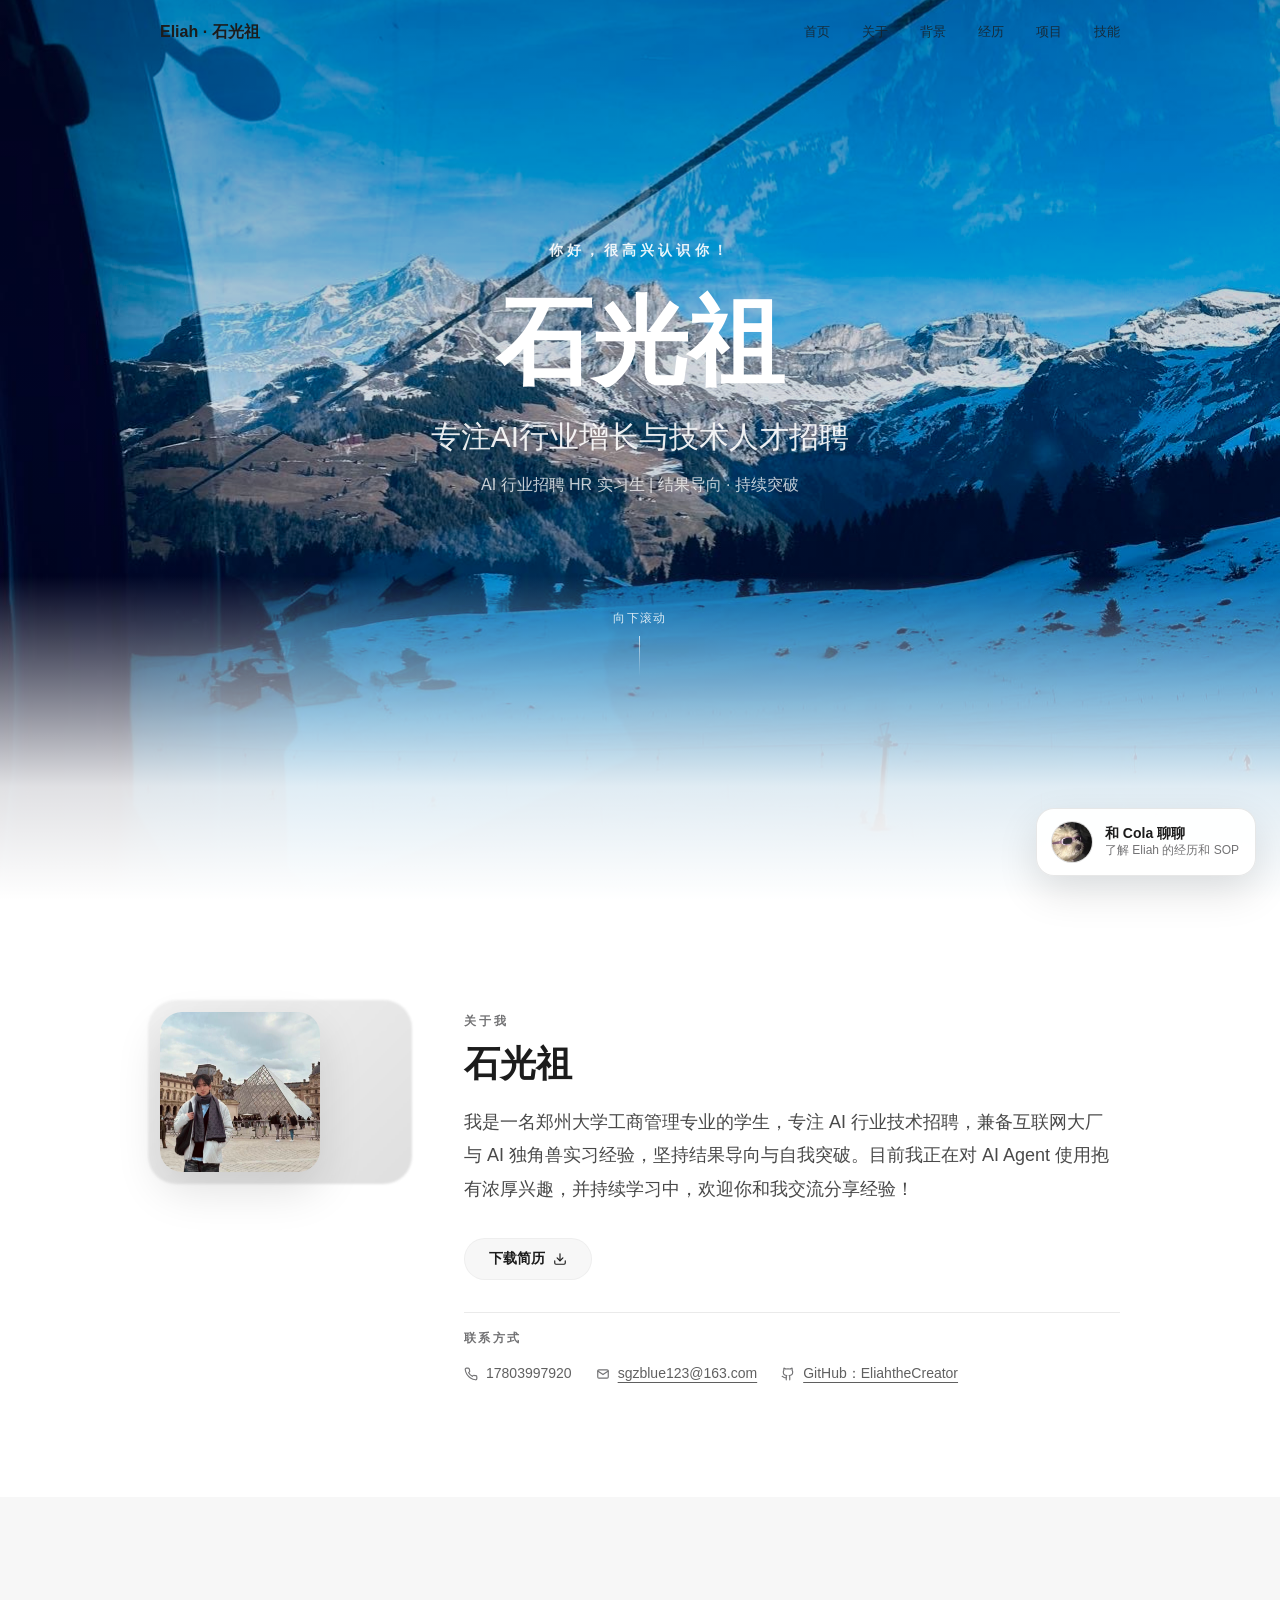
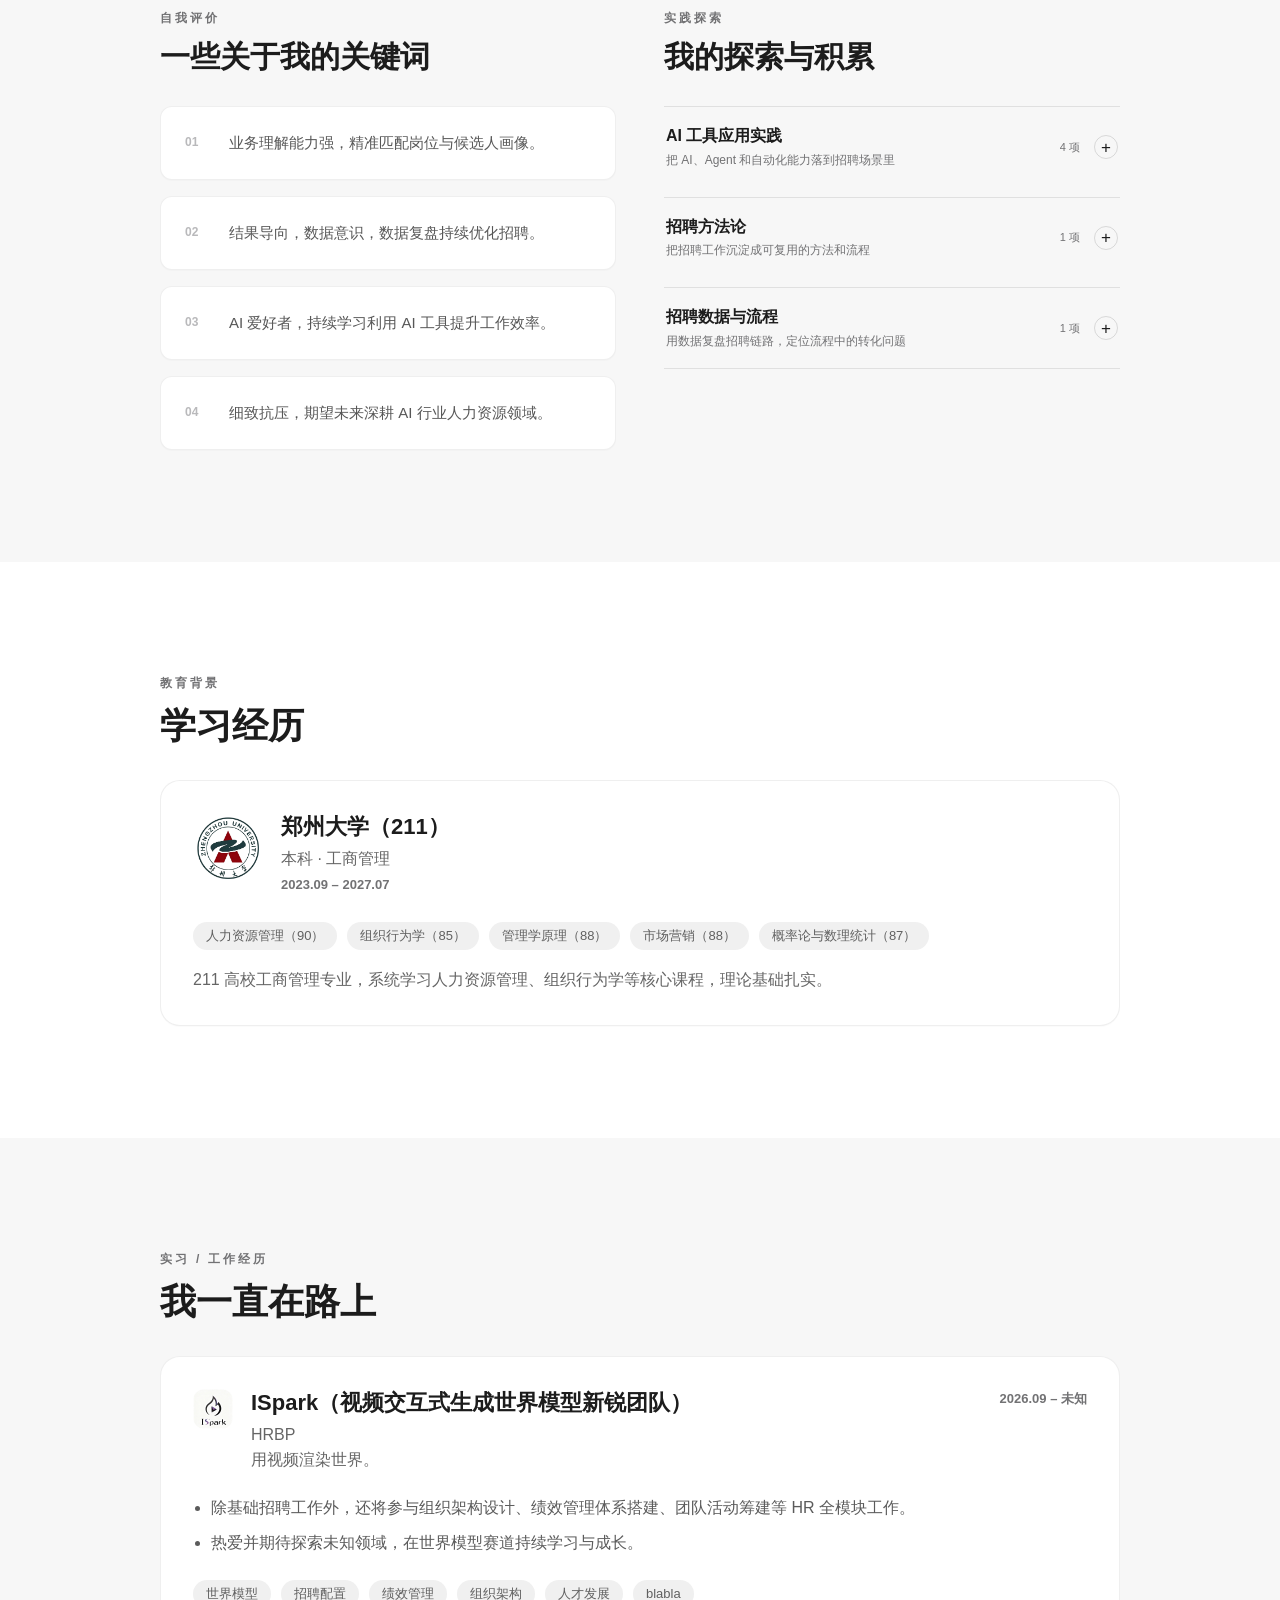
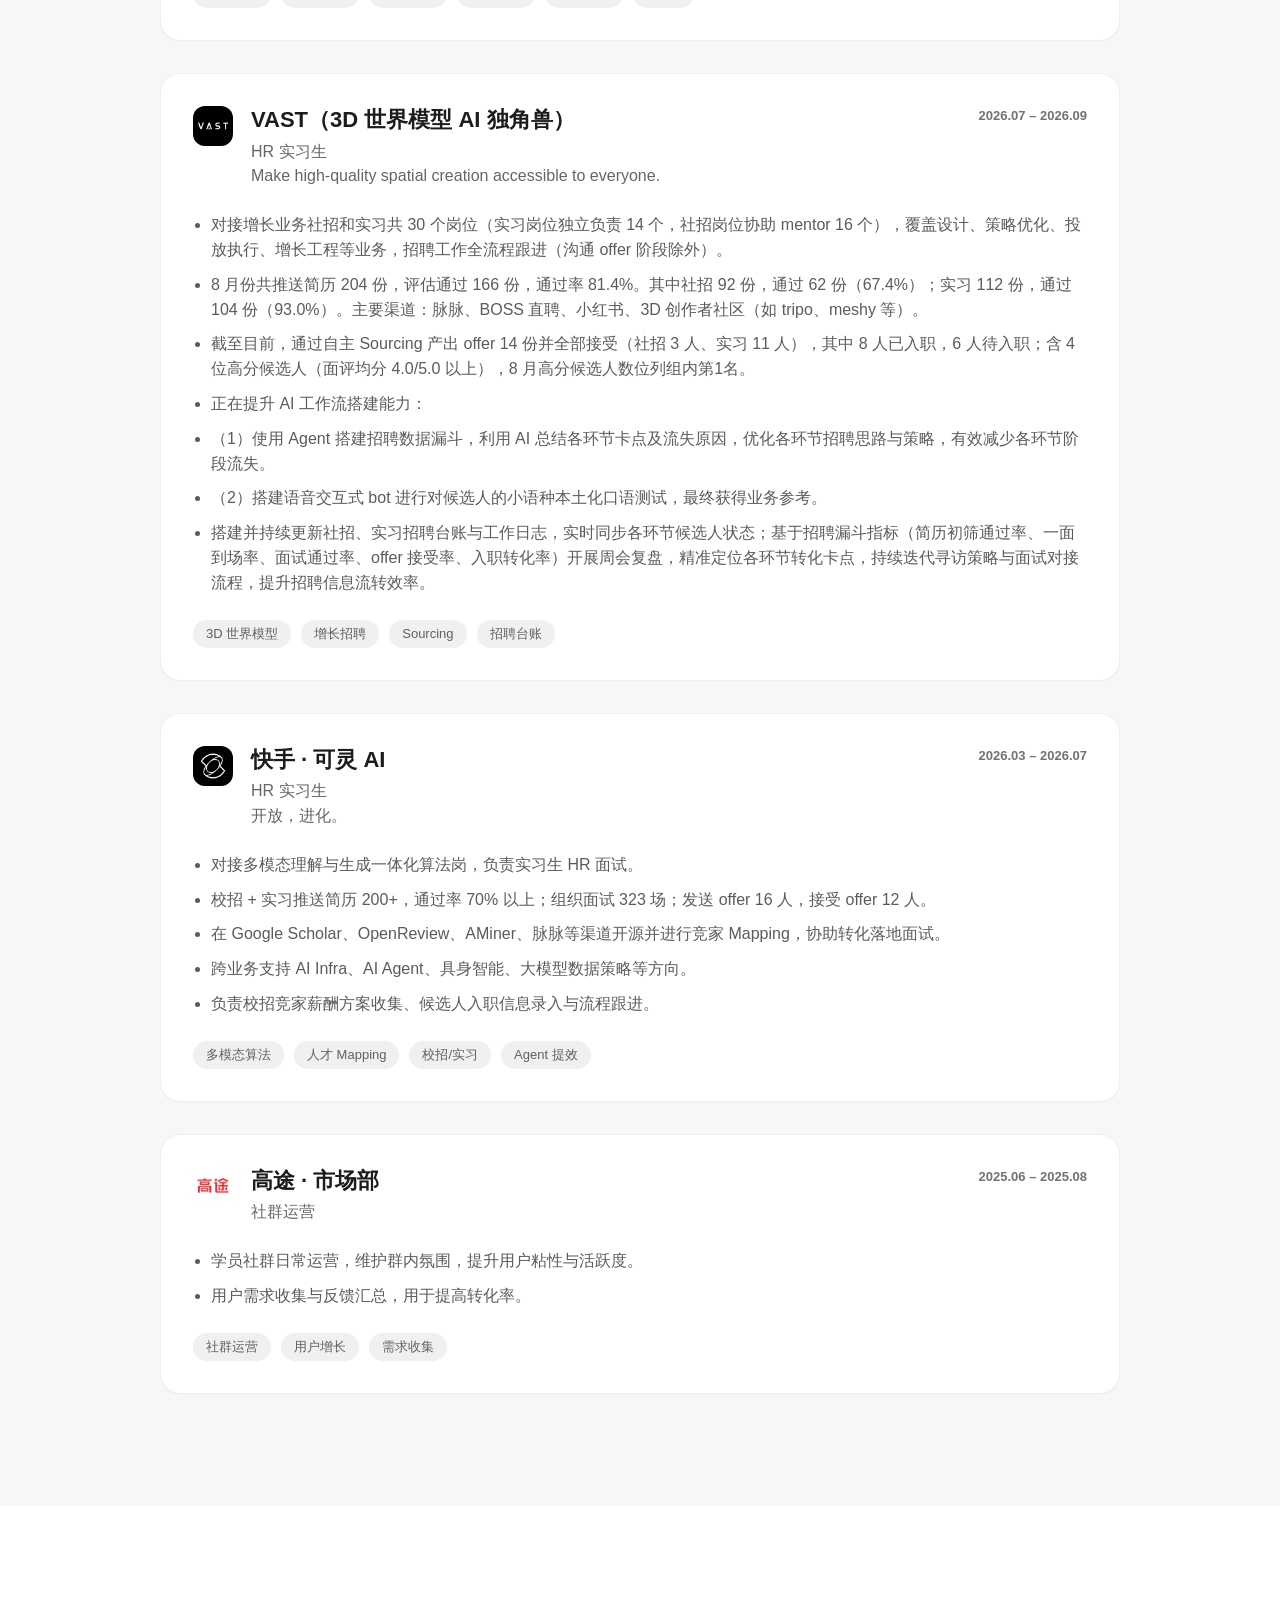
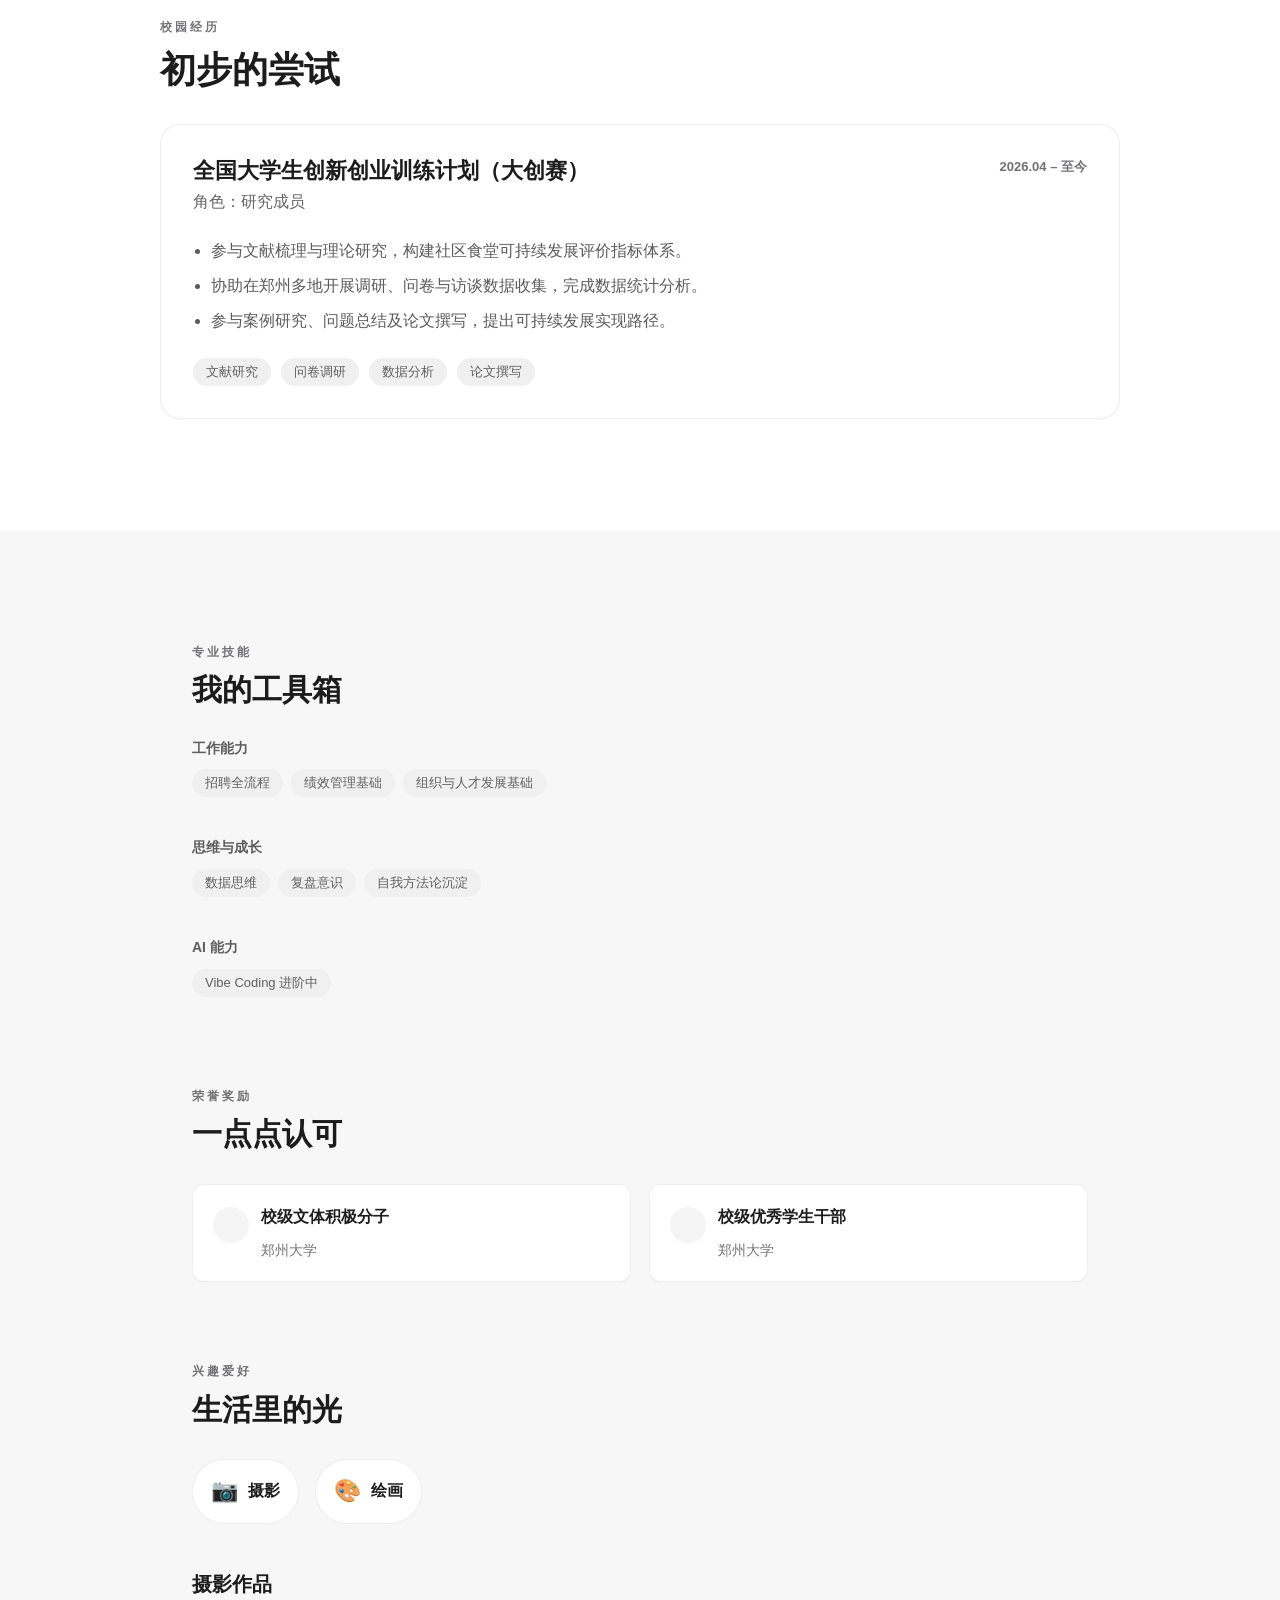
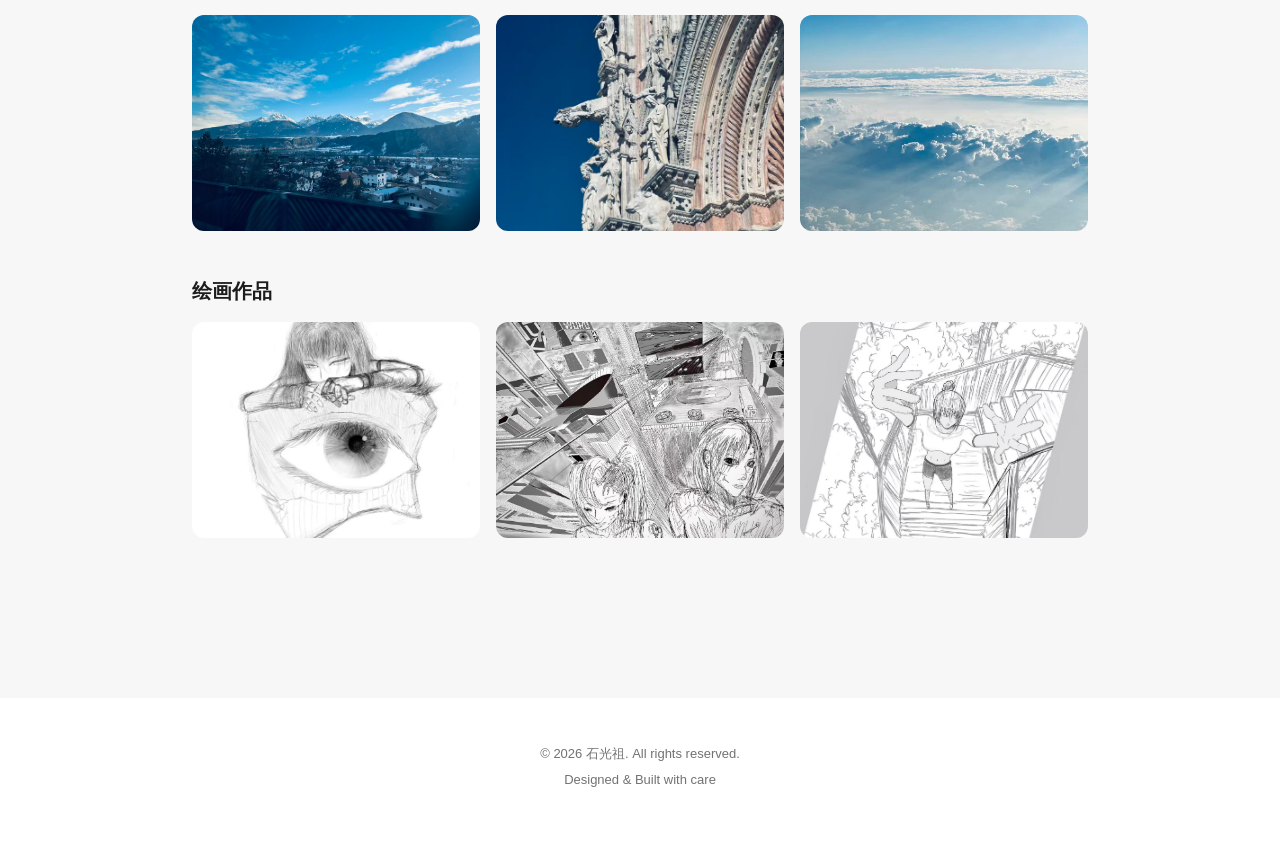
<file: index.html>
<!doctype html>
<html lang="zh-CN">
  <head>
    <meta charset="UTF-8" />
    <meta name="viewport" content="width=device-width, initial-scale=1.0" />
    <title>Eliah's Here</title>
    <meta
      name="description"
      content="石光祖的个人主页，专注AI行业增长与技术人才招聘。"
    />
    <link rel="icon" href="./assets/cola.jpg" />
    <link rel="stylesheet" href="./styles.css" />
  </head>
  <body>
    <header class="site-header" id="siteHeader">
      <div class="nav-shell">
        <a class="brand" href="#hero">Eliah · 石光祖</a>
        <nav class="nav-links" aria-label="主导航">
          <a href="#hero">首页</a>
          <a href="#about">关于</a>
          <a href="#education">背景</a>
          <a href="#experience">经历</a>
          <a href="#projects">项目</a>
          <a href="#skills">技能</a>
        </nav>
        <button class="menu-btn" id="menuBtn" type="button" aria-label="打开导航">
          <span></span>
          <span></span>
          <span></span>
        </button>
      </div>
      <nav class="mobile-menu" id="mobileMenu" aria-label="移动端导航">
        <a href="#hero">首页</a>
        <a href="#about">关于</a>
        <a href="#education">背景</a>
        <a href="#experience">经历</a>
        <a href="#projects">项目</a>
        <a href="#skills">技能</a>
      </nav>
    </header>

    <main>
      <section class="hero" id="hero">
        <img class="hero-bg" src="./assets/hero-bg.jpg" alt="封面风景" />
        <div class="hero-shade"></div>
        <div class="hero-fade"></div>
        <div class="hero-content reveal">
          <p class="eyebrow hero-eyebrow">你好，很高兴认识你！</p>
          <h1>石光祖</h1>
          <p class="hero-title">专注AI行业增长与技术人才招聘</p>
          <p class="hero-subtitle">AI 行业招聘 HR 实习生 | 结果导向 · 持续突破</p>
          <a class="scroll-link" href="#about">
            <span>向下滚动</span>
            <i></i>
          </a>
        </div>
      </section>

      <section class="section about" id="about">
        <div class="container about-grid reveal">
          <div class="portrait-wrap">
            <div class="portrait-glow"></div>
            <img class="portrait" src="./assets/avatar.jpg" alt="石光祖" />
            <div class="mobile-name">
              <strong>石光祖</strong>
              <span>HR · AI Native</span>
            </div>
          </div>
          <div class="about-body">
            <p class="eyebrow">关于我</p>
            <h2>石光祖</h2>
            <p class="lead">
              我是一名郑州大学工商管理专业的学生，专注 AI 行业技术招聘，兼备互联网大厂与 AI 独角兽实习经验，坚持结果导向与自我突破。目前我正在对 AI Agent 使用抱有浓厚兴趣，并持续学习中，欢迎你和我交流分享经验！
            </p>
            <a class="pill-button" href="./assets/resume.pdf" target="_blank" rel="noopener">
              下载简历
              <svg viewBox="0 0 24 24" aria-hidden="true"><path d="M21 15v4a2 2 0 0 1-2 2H5a2 2 0 0 1-2-2v-4"/><path d="M7 10l5 5 5-5"/><path d="M12 15V3"/></svg>
            </a>
            <div class="contact-block">
              <p class="eyebrow small">联系方式</p>
              <div class="contact-row">
                <a href="tel:17803997920">
                  <svg viewBox="0 0 24 24" aria-hidden="true"><path d="M22 16.92v3a2 2 0 0 1-2.18 2 19.8 19.8 0 0 1-8.63-3.07 19.5 19.5 0 0 1-6-6A19.8 19.8 0 0 1 2.12 4.18 2 2 0 0 1 4.11 2h3a2 2 0 0 1 2 1.72c.12.91.33 1.8.62 2.65a2 2 0 0 1-.45 2.11L8 9.76a16 16 0 0 0 6.24 6.24l1.27-1.27a2 2 0 0 1 2.11-.45c.85.29 1.74.5 2.65.62A2 2 0 0 1 22 16.92z"/></svg>
                  17803997920
                </a>
                <a class="contact-link-underlined" href="mailto:sgzblue123@163.com">
                  <svg viewBox="0 0 24 24" aria-hidden="true"><rect x="3" y="5" width="18" height="14" rx="2"/><path d="m3 7 9 6 9-6"/></svg>
                  sgzblue123@163.com
                </a>
                <a class="contact-link-underlined" href="https://github.com/EliahtheCreator" target="_blank" rel="noopener">
                  <svg viewBox="0 0 24 24" aria-hidden="true"><path d="M15 22v-4a4.8 4.8 0 0 0-1-3.5c3 0 6-2 6-5.5.08-1.25-.27-2.48-1-3.5.28-1.15.28-2.35 0-3.5 0 0-1 0-3 1.5-2.64-.5-5.36-.5-8 0C6 2 5 2 5 2c-.3 1.15-.3 2.35 0 3.5A5.4 5.4 0 0 0 4 9c0 3.5 3 5.5 6 5.5-.39.49-.68 1.05-.85 1.65S8.93 17.38 9 18v4"/><path d="M9 18c-4.51 2-5-2-7-2"/></svg>
                  GitHub：EliahtheCreator
                </a>
              </div>
            </div>
          </div>
        </div>
      </section>

      <section class="section section-soft self-evaluation" id="self-evaluation">
        <div class="container dual-grid reveal">
          <div class="stack-col">
            <div>
              <p class="eyebrow">自我评价</p>
              <h2>一些关于我的关键词</h2>
            </div>
            <div class="keyword-grid">
              <article><span>01</span><p>业务理解能力强，精准匹配岗位与候选人画像。</p></article>
              <article><span>02</span><p>结果导向，数据意识，数据复盘持续优化招聘。</p></article>
              <article><span>03</span><p>AI 爱好者，持续学习利用 AI 工具提升工作效率。</p></article>
              <article><span>04</span><p>细致抗压，期望未来深耕 AI 行业人力资源领域。</p></article>
            </div>
          </div>
          <div class="stack-col">
            <div>
              <p class="eyebrow">实践探索</p>
              <h2>我的探索与积累</h2>
            </div>
            <div class="project-categories">
              <details class="project-category">
                <summary>
                  <span>
                    <strong>AI 工具应用实践</strong>
                    <small>把 AI、Agent 和自动化能力落到招聘场景里</small>
                  </span>
                  <em>4 项</em>
                </summary>
                <div class="project-list">
                  <article class="project-card">
                    <h3>多语言本地化口语测评 Bot</h3>
                    <p>面向海外本地化招聘的语音测评 Bot，可复用于多语言场景，解决小语种面试官缺失问题。</p>
                    <div class="project-actions">
                      <a class="project-link project-link-primary" href="https://lcnwr1h8vnje.aiforce.cloud/app/app_17d8uydtnba/" target="_blank" rel="noopener">查看演示</a>
                      <a class="project-link project-link-secondary" href="./assets/skills/localization-intern-assessment-skill.md" target="_blank" rel="noopener">下载 Skill</a>
                    </div>
                  </article>
                  <article class="project-card">
                    <h3>Codex-Doubao 编排式简历评估与录入 Skill</h3>
                    <p>Codex 负责简历评估、分级和报告生成，豆包负责读取简历并录入招聘台账，通过编排协作提升筛选与录入效率。</p>
                    <video class="project-video" controls preload="metadata" playsinline>
                      <source src="./assets/demos/resume-screening-demo.mp4" type="video/mp4">
                      当前浏览器不支持在线播放，请下载视频查看。
                    </video>
                    <div class="project-actions">
                      <a class="project-link project-link-secondary" href="./assets/skills/resume-screening-orchestration-skill.md" target="_blank" rel="noopener">下载 Skill</a>
                    </div>
                  </article>
                  <article class="project-card">
                    <h3>3D Mapping Skill</h3>
                    <p>通过 Google Scholar、LinkedIn、GitHub 等公开渠道，寻找具有 3D 生成、动态 3D、4D 和世界模型经验的高年级博士候选人。</p>
                    <video class="project-video" controls preload="metadata" playsinline>
                      <source src="./assets/demos/3d-mapping-demo.mp4" type="video/mp4">
                      当前浏览器不支持在线播放，请下载视频查看。
                    </video>
                    <div class="project-actions">
                      <a class="project-link project-link-secondary" href="./assets/skills/ai-video-dynamic-3d-mapping-skill.md" target="_blank" rel="noopener">下载 Skill</a>
                    </div>
                  </article>
                  <article class="project-card">
                    <h3>全岗位面试资料库（在建）</h3>
                    <p>纯演示 Demo，旨在建设全类型岗位的面试资料，涵盖常见问题优秀解答、风险点，以及各大厂岗位 JD 解析。</p>
                    <div class="project-actions">
                      <a class="project-link project-link-primary" href="https://eliahthecreator.github.io/resume-interview-bot/?v=16" target="_blank" rel="noopener">打开 Demo</a>
                    </div>
                  </article>
                </div>
              </details>

              <details class="project-category">
                <summary>
                  <span>
                    <strong>招聘方法论</strong>
                    <small>把招聘工作沉淀成可复用的方法和流程</small>
                  </span>
                  <em>1 项</em>
                </summary>
                <div class="project-list">
                  <article class="project-card">
                    <h3>HR实习生 · 通用工作SOP</h3>
                    <p>经过长期的实习实践，沉淀招聘实习中的工作方法论，覆盖 Sourcing、简历推送、面试跟进、Offer 沟通和入职跟进等环节。</p>
                    <div class="project-actions">
                      <a class="project-link project-link-primary" href="https://feishu.doubao.com/docx/MmXCdcn0IoXeADxtQg4cZmLRnpg" target="_blank" rel="noopener">查看原稿</a>
                    </div>
                  </article>
                </div>
              </details>

              <details class="project-category">
                <summary>
                  <span>
                    <strong>招聘数据与流程</strong>
                    <small>用数据复盘招聘链路，定位流程中的转化问题</small>
                  </span>
                  <em>1 项</em>
                </summary>
                <div class="project-list">
                  <article class="project-card">
                    <h3>招聘漏斗分析</h3>
                    <p>Skill Agent 驱动的招聘数据分析工具，梳理 30+ 岗位招聘链路，识别流失症结，输出可视化归因看板。</p>
                    <div class="project-actions">
                      <span class="project-link project-link-disabled">演示暂不公开</span>
                      <a class="project-link project-link-secondary" href="./assets/skills/recruitment-funnel-analysis-skill.md" target="_blank" rel="noopener">下载 Skill</a>
                    </div>
                  </article>
                </div>
              </details>

            </div>
          </div>
        </div>
      </section>

      <section class="section education" id="education">
        <div class="container reveal">
          <p class="eyebrow">教育背景</p>
          <h2>学习经历</h2>
          <div class="education-card">
            <div class="edu-main">
              <img src="./assets/zzu-logo.jpg" alt="郑州大学（211）" />
              <div>
                <h3>郑州大学（211）</h3>
                <p>本科 · 工商管理</p>
                <time>2023.09 – 2027.07</time>
              </div>
            </div>
            <div class="course-grid">
              <span>人力资源管理（90）</span>
              <span>组织行为学（85）</span>
              <span>管理学原理（88）</span>
              <span>市场营销（88）</span>
              <span>概率论与数理统计（87）</span>
            </div>
            <p class="muted">211 高校工商管理专业，系统学习人力资源管理、组织行为学等核心课程，理论基础扎实。</p>
          </div>
        </div>
      </section>

      <section class="section section-soft experience" id="experience">
        <div class="container reveal">
          <p class="eyebrow">实习 / 工作经历</p>
          <h2>我一直在路上</h2>
          <div class="timeline">
            <article class="experience-card">
              <div class="role-head">
                <img src="./assets/ispark-logo.jpg" alt="ISpark（视频交互式生成世界模型新锐团队）" />
                <div>
                  <h3>ISpark（视频交互式生成世界模型新锐团队）</h3>
                  <p>HRBP</p>
                  <span>用视频渲染世界。</span>
                </div>
                <time>2026.09 – 未知</time>
              </div>
              <ul>
                <li>除基础招聘工作外，还将参与组织架构设计、绩效管理体系搭建、团队活动筹建等 HR 全模块工作。</li>
                <li>热爱并期待探索未知领域，在世界模型赛道持续学习与成长。</li>
              </ul>
              <div class="tags"><span>世界模型</span><span>招聘配置</span><span>绩效管理</span><span>组织架构</span><span>人才发展</span><span>blabla</span></div>
            </article>

            <article class="experience-card">
              <div class="role-head">
                <img src="./assets/vast-logo.jpg" alt="VAST（3D 世界模型 AI 独角兽）" />
                <div>
                  <h3>VAST（3D 世界模型 AI 独角兽）</h3>
                  <p>HR 实习生</p>
                  <span>Make high-quality spatial creation accessible to everyone.</span>
                </div>
                <time>2026.07 – 2026.09</time>
              </div>
              <ul>
                <li>对接增长业务社招和实习共 30 个岗位（实习岗位独立负责 14 个，社招岗位协助 mentor 16 个），覆盖设计、策略优化、投放执行、增长工程等业务，招聘工作全流程跟进（沟通 offer 阶段除外）。</li>
                <li>8 月份共推送简历 204 份，评估通过 166 份，通过率 81.4%。其中社招 92 份，通过 62 份（67.4%）；实习 112 份，通过 104 份（93.0%）。主要渠道：脉脉、BOSS 直聘、小红书、3D 创作者社区（如 tripo、meshy 等）。</li>
                <li>截至目前，通过自主 Sourcing 产出 offer 14 份并全部接受（社招 3 人、实习 11 人），其中 8 人已入职，6 人待入职；含 4 位高分候选人（面评均分 4.0/5.0 以上），8 月高分候选人数位列组内第1名。</li>
                <li>正在提升 AI 工作流搭建能力：</li>
                <li>（1）使用 Agent 搭建招聘数据漏斗，利用 AI 总结各环节卡点及流失原因，优化各环节招聘思路与策略，有效减少各环节阶段流失。</li>
                <li>（2）搭建语音交互式 bot 进行对候选人的小语种本土化口语测试，最终获得业务参考。</li>
                <li>搭建并持续更新社招、实习招聘台账与工作日志，实时同步各环节候选人状态；基于招聘漏斗指标（简历初筛通过率、一面到场率、面试通过率、offer 接受率、入职转化率）开展周会复盘，精准定位各环节转化卡点，持续迭代寻访策略与面试对接流程，提升招聘信息流转效率。</li>
              </ul>
              <div class="tags"><span>3D 世界模型</span><span>增长招聘</span><span>Sourcing</span><span>招聘台账</span></div>
            </article>

            <article class="experience-card">
              <div class="role-head">
                <img src="./assets/kuaishou-logo.jpg" alt="快手 · 可灵 AI" />
                <div>
                  <h3>快手 · 可灵 AI</h3>
                  <p>HR 实习生</p>
                  <span>开放，进化。</span>
                </div>
                <time>2026.03 – 2026.07</time>
              </div>
              <ul>
                <li>对接多模态理解与生成一体化算法岗，负责实习生 HR 面试。</li>
                <li>校招 + 实习推送简历 200+，通过率 70% 以上；组织面试 323 场；发送 offer 16 人，接受 offer 12 人。</li>
                <li>在 Google Scholar、OpenReview、AMiner、脉脉等渠道开源并进行竞家 Mapping，协助转化落地面试。</li>
                <li>跨业务支持 AI Infra、AI Agent、具身智能、大模型数据策略等方向。</li>
                <li>负责校招竞家薪酬方案收集、候选人入职信息录入与流程跟进。</li>
              </ul>
              <div class="tags"><span>多模态算法</span><span>人才 Mapping</span><span>校招/实习</span><span>Agent 提效</span></div>
            </article>

            <article class="experience-card">
              <div class="role-head">
                <img src="./assets/gaotu-logo.jpg" alt="高途 · 市场部" />
                <div>
                  <h3>高途 · 市场部</h3>
                  <p>社群运营</p>
                </div>
                <time>2025.06 – 2025.08</time>
              </div>
              <ul>
                <li>学员社群日常运营，维护群内氛围，提升用户粘性与活跃度。</li>
                <li>用户需求收集与反馈汇总，用于提高转化率。</li>
              </ul>
              <div class="tags"><span>社群运营</span><span>用户增长</span><span>需求收集</span></div>
            </article>
          </div>
        </div>
      </section>

      <section class="section campus" id="projects">
        <div class="container reveal">
          <p class="eyebrow">校园经历</p>
          <h2>初步的尝试</h2>
          <article class="plain-card">
            <div class="split-head">
              <div>
                <h3>全国大学生创新创业训练计划（大创赛）</h3>
                <p>角色：研究成员</p>
              </div>
              <time>2026.04 – 至今</time>
            </div>
            <ul>
              <li>参与文献梳理与理论研究，构建社区食堂可持续发展评价指标体系。</li>
              <li>协助在郑州多地开展调研、问卷与访谈数据收集，完成数据统计分析。</li>
              <li>参与案例研究、问题总结及论文撰写，提出可持续发展实现路径。</li>
            </ul>
            <div class="tags"><span>文献研究</span><span>问卷调研</span><span>数据分析</span><span>论文撰写</span></div>
          </article>
        </div>
      </section>

      <section class="section section-soft skills" id="skills">
        <div class="container reveal">
          <p class="eyebrow">专业技能</p>
          <h2>我的工具箱</h2>
          <div class="skill-grid">
            <article><h3>工作能力</h3><span>招聘全流程</span><span>绩效管理基础</span><span>组织与人才发展基础</span></article>
            <article><h3>思维与成长</h3><span>数据思维</span><span>复盘意识</span><span>自我方法论沉淀</span></article>
            <article><h3>AI 能力</h3><span>Vibe Coding 进阶中</span></article>
          </div>
          <div class="subsection">
            <p class="eyebrow">荣誉奖励</p>
            <h2>一点点认可</h2>
          </div>
          <div class="award-list">
            <article><strong>校级文体积极分子</strong><span>郑州大学</span></article>
            <article><strong>校级优秀学生干部</strong><span>郑州大学</span></article>
          </div>
          <div class="subsection">
            <p class="eyebrow">兴趣爱好</p>
            <h2>生活里的光</h2>
          </div>
          <div class="hobby-icons">
            <div><span>📷</span><strong>摄影</strong></div>
            <div><span>🎨</span><strong>绘画</strong></div>
          </div>
          <h3 class="gallery-title">摄影作品</h3>
          <div class="gallery">
            <figure><img src="./assets/photo-1.jpg" alt="奥地利 · 因斯布鲁克" /><figcaption>奥地利 · 因斯布鲁克</figcaption></figure>
            <figure><img src="./assets/photo-2.jpg" alt="意大利 · 锡耶纳大教堂" /><figcaption>意大利 · 锡耶纳大教堂</figcaption></figure>
            <figure><img src="./assets/photo-3.jpg" alt="蓝天白云" /><figcaption>蓝天白云</figcaption></figure>
          </div>
          <h3 class="gallery-title">绘画作品</h3>
          <div class="gallery">
            <figure><img src="./assets/painting-1.jpg" alt="《裂瞳》" /><figcaption>《裂瞳》</figcaption></figure>
            <figure><img src="./assets/painting-2.jpg" alt="《Tears of Steel》" /><figcaption>《Tears of Steel》</figcaption></figure>
            <figure><img src="./assets/painting-3.jpg" alt="《向尘隅》" /><figcaption>《向尘隅》</figcaption></figure>
          </div>
        </div>
      </section>
    </main>

    <section class="agent-shell" aria-label="Cola 对话助手">
      <button class="agent-launcher" id="agentLauncher" type="button" aria-haspopup="dialog" aria-controls="agentPanel" aria-expanded="false">
        <span class="agent-launcher-icon" aria-hidden="true">
          <img src="./assets/cola.jpg" alt="" />
        </span>
        <span class="agent-launcher-copy">
          <strong>和 Cola 聊聊</strong>
          <small>了解 Eliah 的经历和 SOP</small>
        </span>
      </button>

      <aside class="agent-panel" id="agentPanel" role="dialog" aria-modal="false" aria-label="Cola 对话助手" hidden>
        <div class="agent-panel-header">
          <div>
            <p class="agent-kicker">Cola</p>
            <h2>问我关于 Eliah 的事</h2>
          </div>
          <button class="agent-close" id="agentClose" type="button" aria-label="关闭对话助手">
            <svg viewBox="0 0 24 24" aria-hidden="true"><path d="M18 6 6 18"/><path d="m6 6 12 12"/></svg>
          </button>
        </div>
        <div class="agent-body">
          <p class="agent-note">这是一个基于主页内容的离线助手。你可以直接问经历、教育、项目、招聘 SOP、兴趣，或者让它把回答说得更像聊天一点。</p>
          <div class="agent-suggestions" id="agentSuggestions"></div>
          <div class="agent-messages" id="agentMessages" aria-live="polite"></div>
        </div>
        <form class="agent-composer" id="agentForm">
          <input id="agentInput" type="text" autocomplete="off" placeholder="比如：你在 VAST 主要做了什么？" />
          <button type="submit">发送</button>
        </form>
      </aside>
    </section>

    <footer class="footer">
      <p>© 2026 石光祖. All rights reserved.</p>
      <p>Designed &amp; Built with care</p>
    </footer>

    <script src="./script.js"></script>
  </body>
</html>
</file>
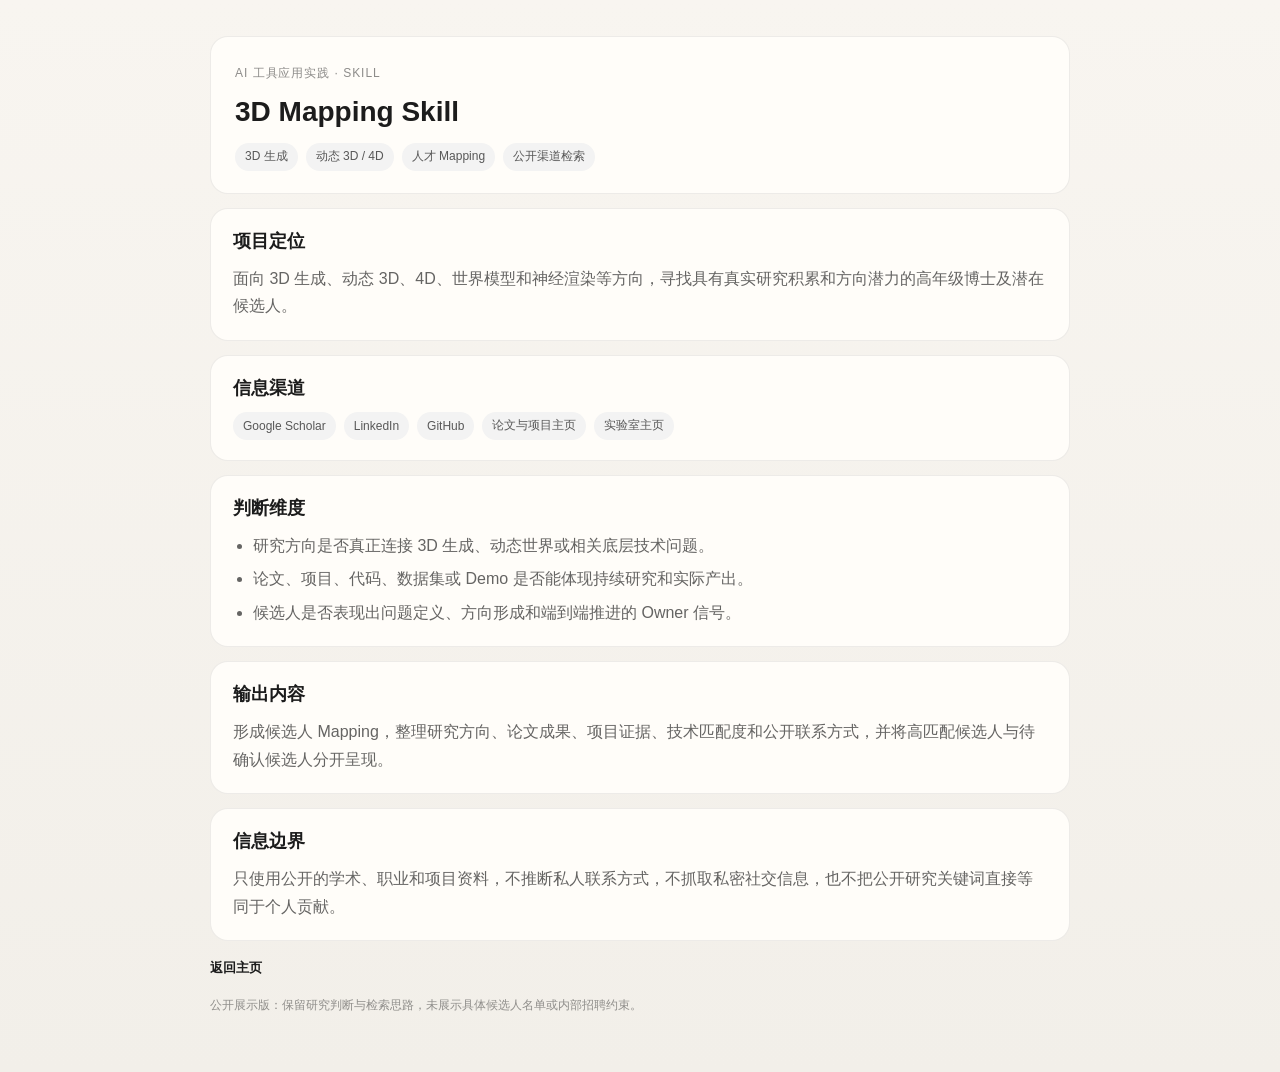
<file: skill-3d-mapping.html>
<!doctype html>
<html lang="zh-CN">
  <head>
    <meta charset="UTF-8" />
    <meta name="viewport" content="width=device-width, initial-scale=1.0" />
    <title>3D Mapping Skill</title>
    <style>
      :root {
        color-scheme: light;
        --bg: #f6f3ee;
        --card: #fffdf9;
        --text: #1c1c1c;
        --muted: rgba(28, 28, 28, 0.68);
        --line: rgba(28, 28, 28, 0.08);
      }

      * {
        box-sizing: border-box;
      }

      body {
        margin: 0;
        background: linear-gradient(180deg, #f8f5f0 0%, #f2efe9 100%);
        color: var(--text);
        font-family: -apple-system, BlinkMacSystemFont, "PingFang SC", "Hiragino Sans GB", "Microsoft YaHei", sans-serif;
      }

      .wrap {
        max-width: 900px;
        margin: 0 auto;
        padding: 36px 20px 56px;
      }

      .hero,
      .card {
        border: 1px solid var(--line);
        border-radius: 18px;
        background: var(--card);
      }

      .hero {
        padding: 26px 24px 22px;
      }

      .card {
        padding: 20px 22px;
      }

      .grid {
        display: grid;
        gap: 14px;
        margin-top: 14px;
      }

      .eyebrow {
        margin: 0 0 10px;
        color: rgba(28, 28, 28, 0.5);
        font-size: 12px;
        letter-spacing: 0.08em;
        text-transform: uppercase;
      }

      h1 {
        margin: 0;
        font-size: 28px;
        line-height: 1.25;
      }

      h2 {
        margin: 0 0 12px;
        font-size: 18px;
      }

      p,
      ul,
      ol {
        color: var(--muted);
        line-height: 1.72;
      }

      p {
        margin: 0;
      }

      ul {
        margin: 0;
        padding-left: 20px;
      }

      li + li {
        margin-top: 6px;
      }

      .meta,
      .chips {
        display: flex;
        flex-wrap: wrap;
        gap: 8px;
      }

      .meta {
        margin-top: 14px;
      }

      .meta span,
      .chips span {
        display: inline-flex;
        align-items: center;
        min-height: 28px;
        padding: 0 10px;
        border-radius: 999px;
        background: #f3f3f3;
        color: rgba(28, 28, 28, 0.72);
        font-size: 12px;
      }

      .back {
        display: inline-flex;
        margin-top: 18px;
        color: var(--text);
        font-size: 13px;
        font-weight: 600;
        text-decoration: none;
      }

      .note {
        margin-top: 18px;
        color: rgba(28, 28, 28, 0.46);
        font-size: 12px;
      }

      @media (max-width: 720px) {
        .wrap {
          padding-inline: 14px;
        }

        .hero,
        .card {
          padding-inline: 18px;
        }

        h1 {
          font-size: 24px;
        }
      }
    </style>
  </head>
  <body>
    <main class="wrap">
      <section class="hero">
        <p class="eyebrow">AI 工具应用实践 · Skill</p>
        <h1>3D Mapping Skill</h1>
        <div class="meta">
          <span>3D 生成</span>
          <span>动态 3D / 4D</span>
          <span>人才 Mapping</span>
          <span>公开渠道检索</span>
        </div>
      </section>

      <div class="grid">
        <article class="card">
          <h2>项目定位</h2>
          <p>面向 3D 生成、动态 3D、4D、世界模型和神经渲染等方向，寻找具有真实研究积累和方向潜力的高年级博士及潜在候选人。</p>
        </article>

        <article class="card">
          <h2>信息渠道</h2>
          <div class="chips">
            <span>Google Scholar</span>
            <span>LinkedIn</span>
            <span>GitHub</span>
            <span>论文与项目主页</span>
            <span>实验室主页</span>
          </div>
        </article>

        <article class="card">
          <h2>判断维度</h2>
          <ul>
            <li>研究方向是否真正连接 3D 生成、动态世界或相关底层技术问题。</li>
            <li>论文、项目、代码、数据集或 Demo 是否能体现持续研究和实际产出。</li>
            <li>候选人是否表现出问题定义、方向形成和端到端推进的 Owner 信号。</li>
          </ul>
        </article>

        <article class="card">
          <h2>输出内容</h2>
          <p>形成候选人 Mapping，整理研究方向、论文成果、项目证据、技术匹配度和公开联系方式，并将高匹配候选人与待确认候选人分开呈现。</p>
        </article>

        <article class="card">
          <h2>信息边界</h2>
          <p>只使用公开的学术、职业和项目资料，不推断私人联系方式，不抓取私密社交信息，也不把公开研究关键词直接等同于个人贡献。</p>
        </article>
      </div>

      <a class="back" href="./index.html">返回主页</a>
      <p class="note">公开展示版：保留研究判断与检索思路，未展示具体候选人名单或内部招聘约束。</p>
    </main>
  </body>
</html>
</file>
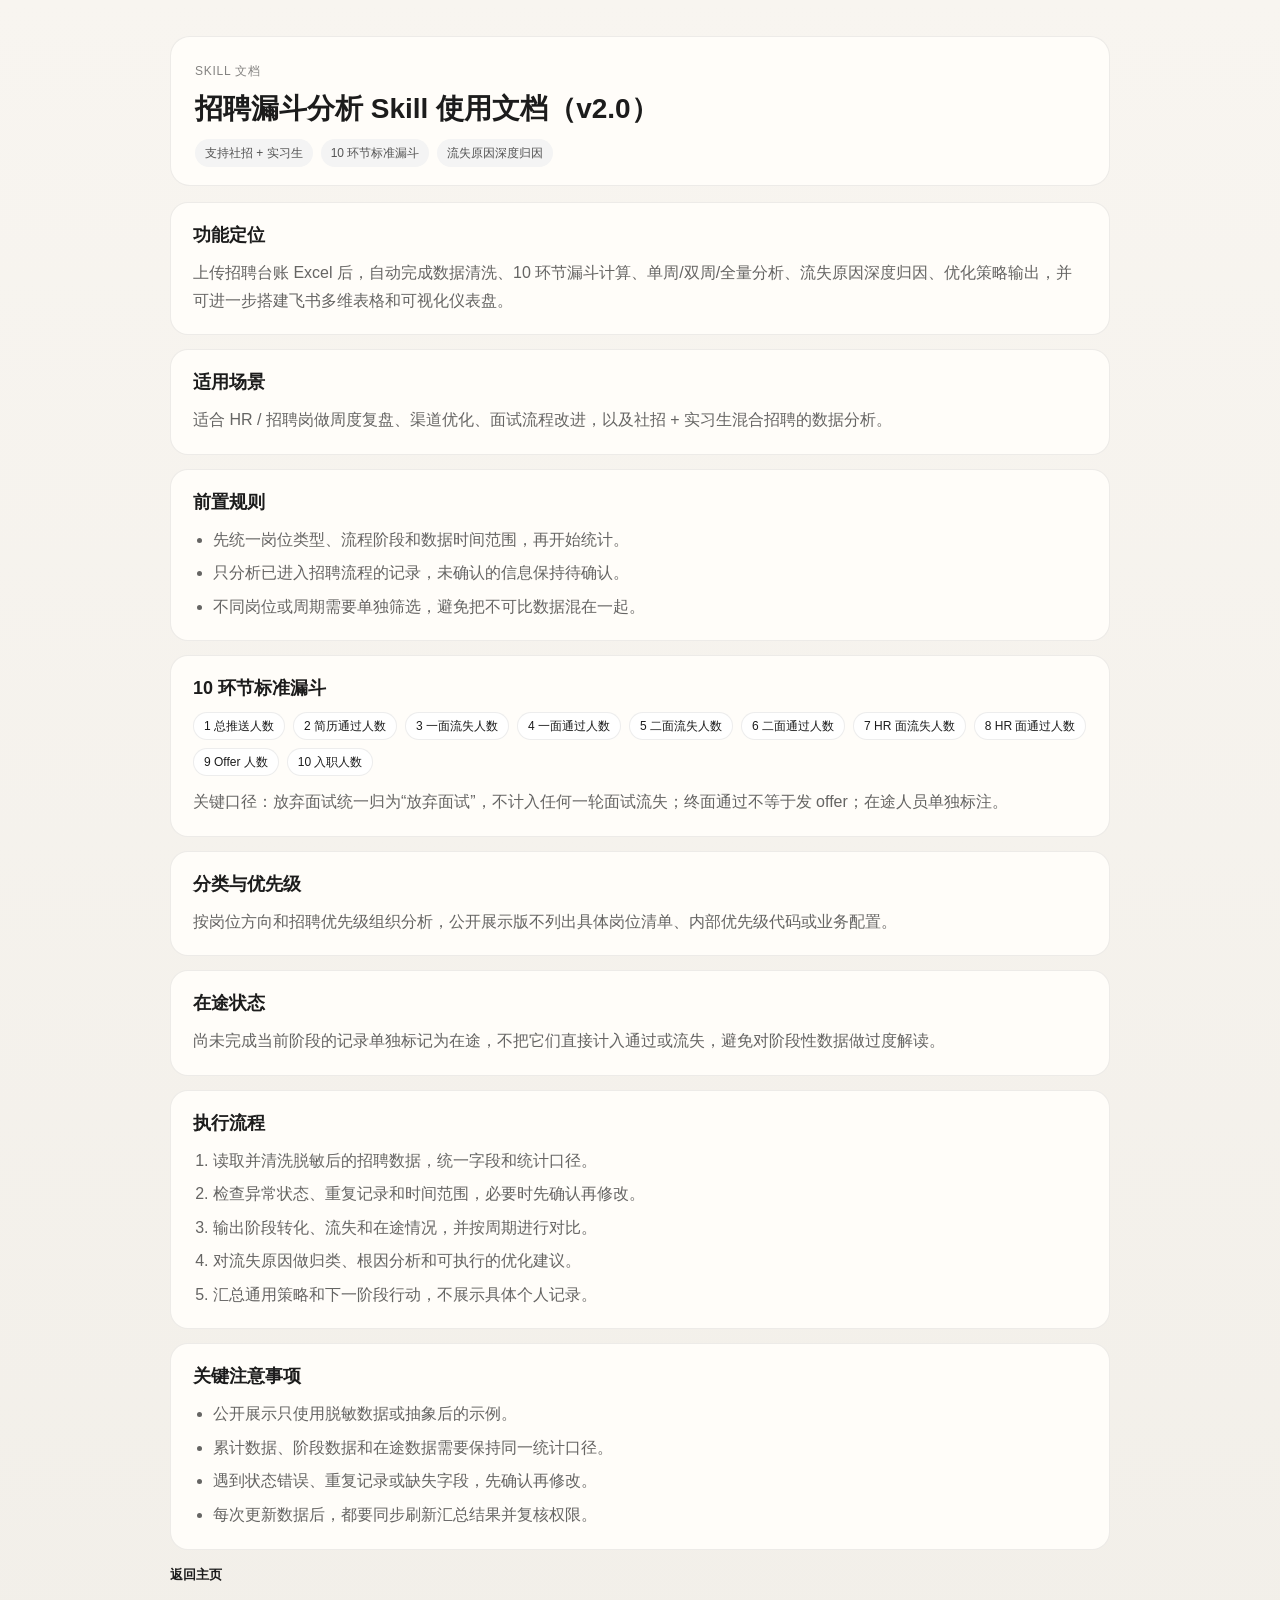
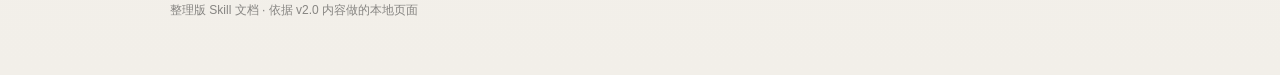
<file: skill-recruitment-funnel-v2.html>
<!doctype html>
<html lang="zh-CN">
  <head>
    <meta charset="UTF-8" />
    <meta name="viewport" content="width=device-width, initial-scale=1.0" />
    <title>招聘漏斗分析 Skill 使用文档（v2.0）</title>
    <style>
      :root {
        color-scheme: light;
        --bg: #f6f3ee;
        --card: #fffdf9;
        --text: #1c1c1c;
        --muted: rgba(28, 28, 28, 0.68);
        --line: rgba(28, 28, 28, 0.08);
        --accent: #1c1c1c;
      }

      * {
        box-sizing: border-box;
      }

      body {
        margin: 0;
        font-family: -apple-system, BlinkMacSystemFont, "PingFang SC", "Hiragino Sans GB", "Microsoft YaHei", sans-serif;
        background: linear-gradient(180deg, #f8f5f0 0%, #f2efe9 100%);
        color: var(--text);
      }

      .wrap {
        max-width: 980px;
        margin: 0 auto;
        padding: 36px 20px 56px;
      }

      .hero {
        padding: 24px 24px 18px;
        border: 1px solid var(--line);
        border-radius: 20px;
        background: var(--card);
      }

      .eyebrow {
        margin: 0 0 10px;
        color: rgba(28, 28, 28, 0.54);
        font-size: 12px;
        letter-spacing: 0.06em;
        text-transform: uppercase;
      }

      h1 {
        margin: 0;
        font-size: 28px;
        line-height: 1.2;
      }

      .meta {
        display: flex;
        flex-wrap: wrap;
        gap: 8px;
        margin-top: 14px;
      }

      .meta span {
        display: inline-flex;
        align-items: center;
        min-height: 28px;
        padding: 0 10px;
        border-radius: 999px;
        background: #f4f4f4;
        color: rgba(28, 28, 28, 0.74);
        font-size: 12px;
      }

      .grid {
        display: grid;
        gap: 14px;
        margin-top: 16px;
      }

      .card {
        padding: 20px 22px;
        border: 1px solid var(--line);
        border-radius: 18px;
        background: var(--card);
      }

      h2 {
        margin: 0 0 12px;
        font-size: 18px;
      }

      p {
        margin: 0;
        color: var(--muted);
        line-height: 1.72;
      }

      ul,
      ol {
        margin: 0;
        padding-left: 20px;
        color: var(--muted);
        line-height: 1.72;
      }

      li + li {
        margin-top: 6px;
      }

      .chips {
        display: flex;
        flex-wrap: wrap;
        gap: 8px;
      }

      .chips span {
        display: inline-flex;
        align-items: center;
        min-height: 28px;
        padding: 0 10px;
        border: 1px solid var(--line);
        border-radius: 999px;
        background: #fff;
        font-size: 12px;
      }

      .footer {
        margin-top: 18px;
        color: rgba(28, 28, 28, 0.5);
        font-size: 12px;
      }

      .back {
        display: inline-flex;
        align-items: center;
        margin-top: 16px;
        color: var(--accent);
        font-size: 13px;
        font-weight: 600;
        text-decoration: none;
      }

      @media (max-width: 720px) {
        .wrap {
          padding-inline: 14px;
        }

        h1 {
          font-size: 24px;
        }

        .hero,
        .card {
          padding-inline: 18px;
        }
      }
    </style>
  </head>
  <body>
    <main class="wrap">
      <section class="hero">
        <p class="eyebrow">Skill 文档</p>
        <h1>招聘漏斗分析 Skill 使用文档（v2.0）</h1>
        <div class="meta">
          <span>支持社招 + 实习生</span>
          <span>10 环节标准漏斗</span>
          <span>流失原因深度归因</span>
        </div>
      </section>

      <div class="grid">
        <article class="card">
          <h2>功能定位</h2>
          <p>上传招聘台账 Excel 后，自动完成数据清洗、10 环节漏斗计算、单周/双周/全量分析、流失原因深度归因、优化策略输出，并可进一步搭建飞书多维表格和可视化仪表盘。</p>
        </article>

        <article class="card">
          <h2>适用场景</h2>
          <p>适合 HR / 招聘岗做周度复盘、渠道优化、面试流程改进，以及社招 + 实习生混合招聘的数据分析。</p>
        </article>

        <article class="card">
          <h2>前置规则</h2>
          <ul>
            <li>先统一岗位类型、流程阶段和数据时间范围，再开始统计。</li>
            <li>只分析已进入招聘流程的记录，未确认的信息保持待确认。</li>
            <li>不同岗位或周期需要单独筛选，避免把不可比数据混在一起。</li>
          </ul>
        </article>

        <article class="card">
          <h2>10 环节标准漏斗</h2>
          <div class="chips">
            <span>1 总推送人数</span>
            <span>2 简历通过人数</span>
            <span>3 一面流失人数</span>
            <span>4 一面通过人数</span>
            <span>5 二面流失人数</span>
            <span>6 二面通过人数</span>
            <span>7 HR 面流失人数</span>
            <span>8 HR 面通过人数</span>
            <span>9 Offer 人数</span>
            <span>10 入职人数</span>
          </div>
          <p style="margin-top: 12px;">关键口径：放弃面试统一归为“放弃面试”，不计入任何一轮面试流失；终面通过不等于发 offer；在途人员单独标注。</p>
        </article>

        <article class="card">
          <h2>分类与优先级</h2>
          <p>按岗位方向和招聘优先级组织分析，公开展示版不列出具体岗位清单、内部优先级代码或业务配置。</p>
        </article>

        <article class="card">
          <h2>在途状态</h2>
          <p>尚未完成当前阶段的记录单独标记为在途，不把它们直接计入通过或流失，避免对阶段性数据做过度解读。</p>
        </article>

        <article class="card">
          <h2>执行流程</h2>
          <ol>
            <li>读取并清洗脱敏后的招聘数据，统一字段和统计口径。</li>
            <li>检查异常状态、重复记录和时间范围，必要时先确认再修改。</li>
            <li>输出阶段转化、流失和在途情况，并按周期进行对比。</li>
            <li>对流失原因做归类、根因分析和可执行的优化建议。</li>
            <li>汇总通用策略和下一阶段行动，不展示具体个人记录。</li>
          </ol>
        </article>

        <article class="card">
          <h2>关键注意事项</h2>
          <ul>
            <li>公开展示只使用脱敏数据或抽象后的示例。</li>
            <li>累计数据、阶段数据和在途数据需要保持同一统计口径。</li>
            <li>遇到状态错误、重复记录或缺失字段，先确认再修改。</li>
            <li>每次更新数据后，都要同步刷新汇总结果并复核权限。</li>
          </ul>
        </article>
      </div>

      <a class="back" href="./index.html">返回主页</a>
      <div class="footer">整理版 Skill 文档 · 依据 v2.0 内容做的本地页面</div>
    </main>
  </body>
</html>
</file>
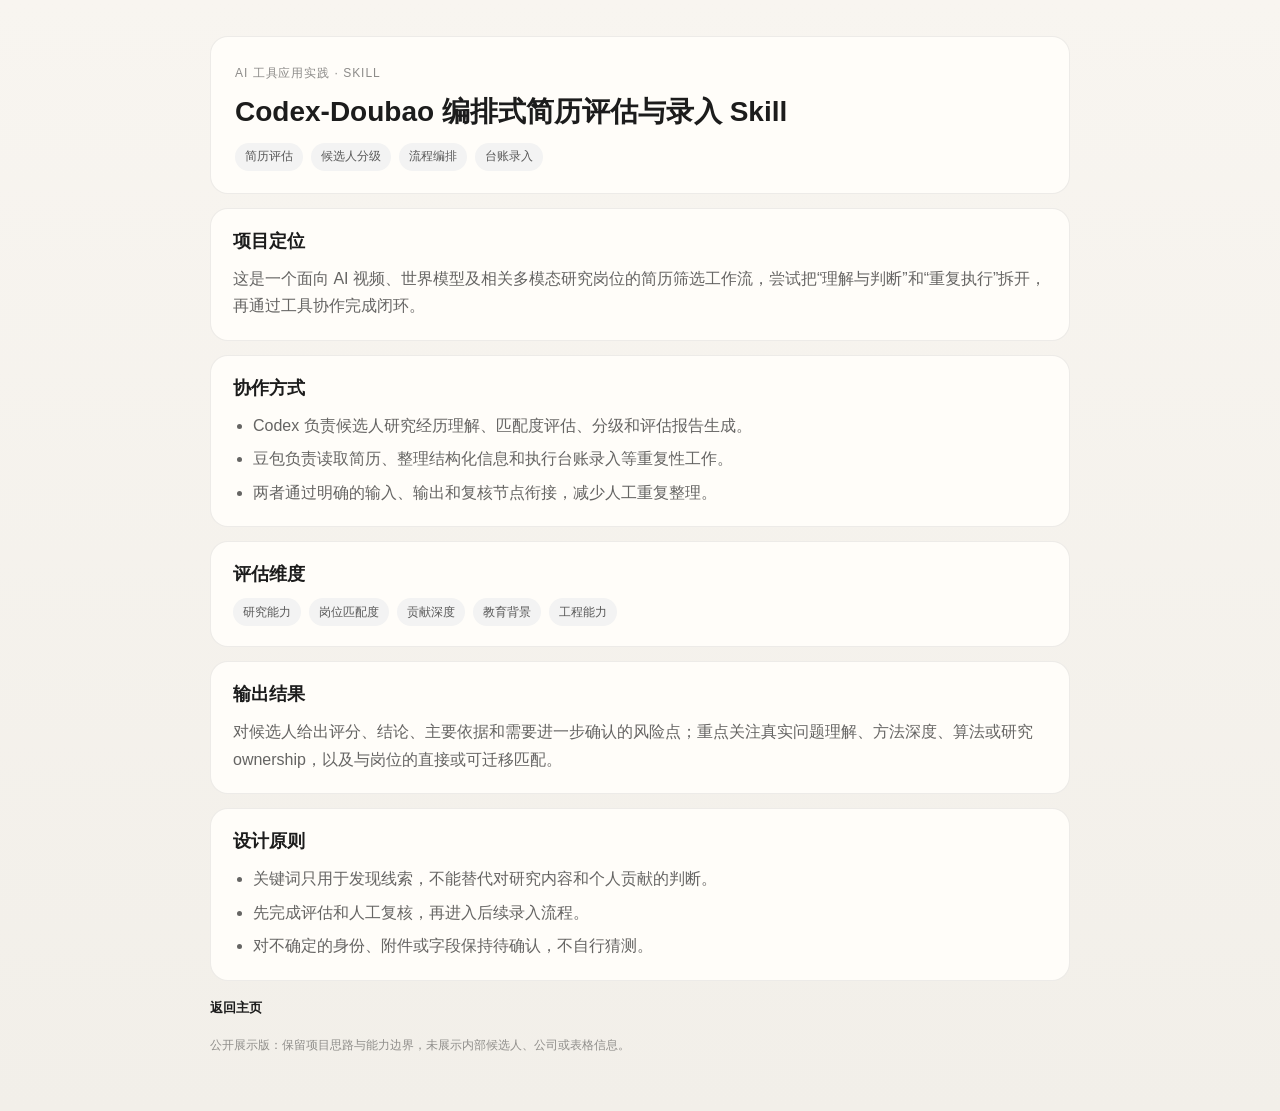
<file: skill-resume-screening.html>
<!doctype html>
<html lang="zh-CN">
  <head>
    <meta charset="UTF-8" />
    <meta name="viewport" content="width=device-width, initial-scale=1.0" />
    <title>简历筛选编排式 Skill</title>
    <style>
      :root {
        color-scheme: light;
        --bg: #f6f3ee;
        --card: #fffdf9;
        --text: #1c1c1c;
        --muted: rgba(28, 28, 28, 0.68);
        --line: rgba(28, 28, 28, 0.08);
      }

      * {
        box-sizing: border-box;
      }

      body {
        margin: 0;
        background: linear-gradient(180deg, #f8f5f0 0%, #f2efe9 100%);
        color: var(--text);
        font-family: -apple-system, BlinkMacSystemFont, "PingFang SC", "Hiragino Sans GB", "Microsoft YaHei", sans-serif;
      }

      .wrap {
        max-width: 900px;
        margin: 0 auto;
        padding: 36px 20px 56px;
      }

      .hero,
      .card {
        border: 1px solid var(--line);
        border-radius: 18px;
        background: var(--card);
      }

      .hero {
        padding: 26px 24px 22px;
      }

      .card {
        padding: 20px 22px;
      }

      .grid {
        display: grid;
        gap: 14px;
        margin-top: 14px;
      }

      .eyebrow {
        margin: 0 0 10px;
        color: rgba(28, 28, 28, 0.5);
        font-size: 12px;
        letter-spacing: 0.08em;
        text-transform: uppercase;
      }

      h1 {
        margin: 0;
        font-size: 28px;
        line-height: 1.25;
      }

      h2 {
        margin: 0 0 12px;
        font-size: 18px;
      }

      p,
      ul,
      ol {
        color: var(--muted);
        line-height: 1.72;
      }

      p {
        margin: 0;
      }

      ul,
      ol {
        margin: 0;
        padding-left: 20px;
      }

      li + li {
        margin-top: 6px;
      }

      .meta,
      .chips {
        display: flex;
        flex-wrap: wrap;
        gap: 8px;
      }

      .meta {
        margin-top: 14px;
      }

      .meta span,
      .chips span {
        display: inline-flex;
        align-items: center;
        min-height: 28px;
        padding: 0 10px;
        border-radius: 999px;
        background: #f3f3f3;
        color: rgba(28, 28, 28, 0.72);
        font-size: 12px;
      }

      .back {
        display: inline-flex;
        margin-top: 18px;
        color: var(--text);
        font-size: 13px;
        font-weight: 600;
        text-decoration: none;
      }

      .note {
        margin-top: 18px;
        color: rgba(28, 28, 28, 0.46);
        font-size: 12px;
      }

      @media (max-width: 720px) {
        .wrap {
          padding-inline: 14px;
        }

        .hero,
        .card {
          padding-inline: 18px;
        }

        h1 {
          font-size: 24px;
        }
      }
    </style>
  </head>
  <body>
    <main class="wrap">
      <section class="hero">
        <p class="eyebrow">AI 工具应用实践 · Skill</p>
        <h1>Codex-Doubao 编排式简历评估与录入 Skill</h1>
        <div class="meta">
          <span>简历评估</span>
          <span>候选人分级</span>
          <span>流程编排</span>
          <span>台账录入</span>
        </div>
      </section>

      <div class="grid">
        <article class="card">
          <h2>项目定位</h2>
          <p>这是一个面向 AI 视频、世界模型及相关多模态研究岗位的简历筛选工作流，尝试把“理解与判断”和“重复执行”拆开，再通过工具协作完成闭环。</p>
        </article>

        <article class="card">
          <h2>协作方式</h2>
          <ul>
            <li>Codex 负责候选人研究经历理解、匹配度评估、分级和评估报告生成。</li>
            <li>豆包负责读取简历、整理结构化信息和执行台账录入等重复性工作。</li>
            <li>两者通过明确的输入、输出和复核节点衔接，减少人工重复整理。</li>
          </ul>
        </article>

        <article class="card">
          <h2>评估维度</h2>
          <div class="chips">
            <span>研究能力</span>
            <span>岗位匹配度</span>
            <span>贡献深度</span>
            <span>教育背景</span>
            <span>工程能力</span>
          </div>
        </article>

        <article class="card">
          <h2>输出结果</h2>
          <p>对候选人给出评分、结论、主要依据和需要进一步确认的风险点；重点关注真实问题理解、方法深度、算法或研究 ownership，以及与岗位的直接或可迁移匹配。</p>
        </article>

        <article class="card">
          <h2>设计原则</h2>
          <ul>
            <li>关键词只用于发现线索，不能替代对研究内容和个人贡献的判断。</li>
            <li>先完成评估和人工复核，再进入后续录入流程。</li>
            <li>对不确定的身份、附件或字段保持待确认，不自行猜测。</li>
          </ul>
        </article>
      </div>

      <a class="back" href="./index.html">返回主页</a>
      <p class="note">公开展示版：保留项目思路与能力边界，未展示内部候选人、公司或表格信息。</p>
    </main>
  </body>
</html>
</file>
<file: styles.css>
:root {
  --foreground: #1c1c1c;
  --muted: #727274;
  --soft: #f7f7f7;
  --line: rgba(28, 28, 28, 0.1);
  --card: #ffffff;
  --container: 960px;
}

* {
  box-sizing: border-box;
}

html {
  scroll-behavior: smooth;
}

body {
  margin: 0;
  background: #ffffff;
  color: var(--foreground);
  font-family: Inter, "Noto Sans SC", -apple-system, BlinkMacSystemFont, "Segoe UI", Roboto, sans-serif;
  font-size: 16px;
  line-height: 1.55;
  letter-spacing: 0;
}

a {
  color: inherit;
  text-decoration: none;
}

img {
  display: block;
  max-width: 100%;
}

svg {
  width: 1em;
  height: 1em;
  fill: none;
  stroke: currentColor;
  stroke-width: 2;
  stroke-linecap: round;
  stroke-linejoin: round;
}

.site-header {
  position: fixed;
  inset: 0 0 auto;
  z-index: 50;
  color: var(--foreground);
  transition: background 0.4s ease, color 0.4s ease, border-color 0.4s ease, box-shadow 0.4s ease;
  border-bottom: 1px solid transparent;
}

.site-header.is-scrolled,
.site-header.menu-open {
  background: rgba(255, 255, 255, 0.94);
  color: var(--foreground);
  border-bottom-color: var(--line);
  box-shadow: 0 12px 32px rgba(0, 0, 0, 0.03);
  backdrop-filter: blur(18px);
}

.nav-shell {
  width: min(var(--container), calc(100% - 48px));
  height: 64px;
  margin: 0 auto;
  display: flex;
  align-items: center;
  justify-content: space-between;
}

.brand {
  font-size: 16px;
  font-weight: 700;
  letter-spacing: 0;
}

.nav-links {
  display: flex;
  gap: 32px;
  align-items: center;
}

.nav-links a,
.mobile-menu a {
  font-size: 13px;
  font-weight: 500;
  color: currentColor;
  opacity: 0.78;
  transition: opacity 0.25s ease, color 0.25s ease;
}

.nav-links a:hover,
.mobile-menu a:hover {
  opacity: 1;
}

.menu-btn {
  display: none;
  width: 40px;
  height: 40px;
  border: 0;
  background: transparent;
  color: currentColor;
  padding: 9px;
}

.menu-btn span {
  display: block;
  height: 2px;
  margin: 5px 0;
  background: currentColor;
  border-radius: 2px;
}

.mobile-menu {
  display: none;
  width: min(var(--container), calc(100% - 48px));
  margin: 0 auto;
  padding: 8px 0 18px;
  gap: 14px;
}

.hero {
  position: relative;
  min-height: 100svh;
  display: flex;
  align-items: center;
  justify-content: center;
  overflow: hidden;
}

.hero-bg,
.hero-shade,
.hero-fade {
  position: absolute;
  inset: 0;
}

.hero-bg {
  width: 100%;
  height: 100%;
  object-fit: cover;
}

.hero-shade {
  background: linear-gradient(180deg, rgba(0, 0, 0, 0.28), rgba(0, 0, 0, 0.12) 46%, rgba(0, 0, 0, 0.3));
}

.hero-fade {
  top: auto;
  height: 36%;
  background: linear-gradient(0deg, #fff 0%, rgba(255, 255, 255, 0.88) 35%, rgba(255, 255, 255, 0) 100%);
}

.hero-content {
  position: relative;
  z-index: 1;
  width: min(544px, calc(100% - 48px));
  padding: 80px 0 64px;
  text-align: center;
}

.eyebrow {
  margin: 0 0 12px;
  color: var(--muted);
  font-size: 12px;
  font-weight: 600;
  letter-spacing: 0.24em;
  text-transform: uppercase;
}

.hero-eyebrow {
  margin-bottom: 30px;
  color: rgba(255, 255, 255, 0.9);
  letter-spacing: 0.3em;
  font-size: 14px;
}

.hero h1 {
  margin: 0;
  color: #fff;
  font-size: 96px;
  line-height: 1.05;
  font-weight: 700;
  letter-spacing: 0;
}

.hero-title {
  margin: 26px 0 0;
  color: rgba(255, 255, 255, 0.9);
  font-size: 30px;
  line-height: 1.2;
  font-weight: 300;
}

.hero-subtitle {
  margin: 18px 0 0;
  color: rgba(255, 255, 255, 0.76);
  font-size: 16px;
  font-weight: 300;
}

.scroll-link {
  display: inline-flex;
  flex-direction: column;
  align-items: center;
  gap: 8px;
  margin-top: 112px;
  color: rgba(255, 255, 255, 0.82);
  font-size: 12px;
  letter-spacing: 0.12em;
}

.scroll-link i {
  width: 1px;
  height: 40px;
  background: linear-gradient(180deg, rgba(255, 255, 255, 0.72), rgba(255, 255, 255, 0));
}

.section {
  padding: 112px 0;
}

.section-soft {
  background: var(--soft);
}

.container {
  width: min(var(--container), calc(100% - 48px));
  margin: 0 auto;
}

h2 {
  margin: 0 0 34px;
  font-size: 36px;
  line-height: 1.15;
  font-weight: 700;
  letter-spacing: 0;
}

h3 {
  margin: 0;
  font-size: 22px;
  line-height: 1.25;
  letter-spacing: 0;
}

.about-grid {
  display: grid;
  grid-template-columns: 240px 1fr;
  gap: 64px;
  align-items: start;
}

.portrait-wrap {
  position: relative;
}

.portrait-glow {
  position: absolute;
  inset: -12px;
  border-radius: 28px;
  background: linear-gradient(135deg, #f2f2f2, #dfdfdf);
  filter: blur(1px);
}

.portrait {
  position: relative;
  width: 160px;
  height: 160px;
  object-fit: cover;
  border-radius: 22px;
  box-shadow: 0 18px 46px rgba(0, 0, 0, 0.12);
}

.mobile-name {
  display: none;
}

.about-body h2 {
  margin-bottom: 22px;
}

.lead {
  margin: 0;
  color: rgba(28, 28, 28, 0.8);
  font-size: 18px;
  line-height: 1.85;
  font-weight: 300;
}

.pill-button {
  display: inline-flex;
  align-items: center;
  gap: 8px;
  margin-top: 32px;
  min-height: 42px;
  padding: 0 24px;
  border-radius: 999px;
  background: #f7f7f7;
  border: 1px solid rgba(28, 28, 28, 0.04);
  font-size: 14px;
  font-weight: 700;
  transition: background 0.25s ease, transform 0.25s ease;
}

.pill-button:hover {
  background: #ececec;
  transform: translateY(-1px);
}

.contact-block {
  margin-top: 32px;
  padding-top: 16px;
  border-top: 1px solid rgba(28, 28, 28, 0.09);
}

.eyebrow.small {
  margin-bottom: 16px;
  letter-spacing: 0.2em;
}

.contact-row {
  display: flex;
  flex-wrap: wrap;
  gap: 12px 24px;
}

.contact-row a,
.contact-row span {
  display: inline-flex;
  align-items: center;
  gap: 8px;
  color: rgba(28, 28, 28, 0.7);
  font-size: 14px;
}

.contact-row svg {
  color: var(--muted);
}

.contact-link-underlined {
  text-decoration: underline;
  text-underline-offset: 4px;
  text-decoration-thickness: 1px;
}

.contact-link-underlined:hover {
  color: var(--foreground);
  text-decoration-thickness: 1.5px;
}

.dual-grid {
  display: grid;
  grid-template-columns: repeat(2, minmax(0, 1fr));
  gap: 48px;
}

.stack-col {
  display: grid;
  align-content: start;
  gap: 32px;
}

.self-evaluation h2 {
  margin-bottom: 0;
  font-size: 30px;
}

.keyword-grid {
  display: grid;
  grid-template-columns: 1fr;
  gap: 16px;
}

.keyword-grid article,
.project-card,
.education-card,
.experience-card,
.plain-card,
.skill-grid article,
.award-list article {
  border: 1px solid rgba(28, 28, 28, 0.07);
  background: #fff;
  box-shadow: 0 1px 1px rgba(0, 0, 0, 0.02);
}

.keyword-grid article {
  position: relative;
  min-height: 74px;
  padding: 24px 24px 24px 68px;
  border-radius: 12px;
}

.keyword-grid span {
  position: absolute;
  left: 24px;
  top: 26px;
  display: block;
  margin-bottom: 0;
  color: #b9b9bb;
  font-size: 12px;
  font-weight: 700;
}

.keyword-grid p {
  margin: 0;
  color: rgba(28, 28, 28, 0.74);
  font-size: 15px;
}

.project-list {
  display: grid;
  gap: 18px;
}

.project-categories {
  display: grid;
  gap: 10px;
}

.project-category {
  border-top: 1px solid rgba(28, 28, 28, 0.1);
}

.project-category:last-child {
  border-bottom: 1px solid rgba(28, 28, 28, 0.1);
}

.project-category summary {
  display: grid;
  grid-template-columns: 1fr auto;
  gap: 18px;
  align-items: center;
  padding: 18px 2px;
  cursor: pointer;
  list-style: none;
}

.project-category summary::-webkit-details-marker {
  display: none;
}

.project-category summary > span {
  display: grid;
  gap: 4px;
}

.project-category summary strong {
  font-size: 16px;
  line-height: 1.35;
}

.project-category summary small {
  color: var(--muted);
  font-size: 12px;
  line-height: 1.5;
}

.project-category summary em {
  display: inline-flex;
  align-items: center;
  gap: 14px;
  color: var(--muted);
  font-size: 11px;
  font-style: normal;
  white-space: nowrap;
}

.project-category summary em::after {
  content: "+";
  display: inline-grid;
  width: 22px;
  height: 22px;
  place-items: center;
  border: 1px solid rgba(28, 28, 28, 0.14);
  border-radius: 50%;
  color: var(--foreground);
  font-size: 17px;
  font-weight: 400;
  line-height: 1;
}

.project-category[open] summary em::after {
  content: "−";
}

.project-category .project-list {
  padding: 0 0 18px;
}

.project-card {
  display: flex;
  flex-direction: column;
  padding: 24px 24px 22px;
  border-radius: 16px;
  transition: transform 0.25s ease, box-shadow 0.25s ease;
}

.project-card:hover {
  transform: translateY(-2px);
  box-shadow: 0 20px 50px rgba(0, 0, 0, 0.06);
}

.project-card p {
  margin: 14px 0 0;
  color: rgba(28, 28, 28, 0.68);
  font-size: 15px;
  line-height: 1.62;
}

.project-card h3 {
  font-size: 17px;
  margin: 0;
}

.project-video {
  display: block;
  width: min(100%, 720px);
  aspect-ratio: 16 / 9;
  margin-top: 18px;
  border-radius: 10px;
  background: #111;
  object-fit: contain;
}

.project-actions {
  display: flex;
  flex-wrap: wrap;
  gap: 8px;
  margin-top: 24px;
  padding-top: 2px;
}

.project-link {
  display: inline-flex;
  align-items: center;
  justify-content: center;
  min-height: 28px;
  padding: 0 11px;
  border-radius: 999px;
  border: 1px solid rgba(28, 28, 28, 0.12);
  background: #fff;
  color: rgba(28, 28, 28, 0.82);
  font-size: 11px;
  font-weight: 600;
  text-decoration: none;
}

.project-link-primary {
  background: #1c1c1c;
  border-color: #1c1c1c;
  color: #fff;
}

.project-link-secondary {
  background: #f8f8f8;
}

.project-link-disabled {
  background: #f4f4f4;
  border-color: rgba(28, 28, 28, 0.08);
  color: rgba(28, 28, 28, 0.48);
  cursor: default;
}

.project-link-primary:hover {
  background: #333;
  border-color: #333;
}

.project-link-secondary:hover {
  background: #f1f1f1;
}

.education-card,
.plain-card {
  position: relative;
  padding: 32px;
  border-radius: 20px;
}

.edu-main,
.role-head {
  display: grid;
  grid-template-columns: auto 1fr auto;
  gap: 18px;
  align-items: start;
}

.edu-main img {
  width: 70px;
  height: 70px;
  border-radius: 16px;
  object-fit: cover;
}

time {
  color: var(--muted);
  font-size: 13px;
  font-weight: 600;
  white-space: nowrap;
}

.edu-main p,
.role-head p,
.role-head span,
.split-head p,
.muted {
  margin: 6px 0 0;
  color: rgba(28, 28, 28, 0.68);
}

.course-grid {
  display: flex;
  flex-wrap: wrap;
  gap: 10px;
  margin: 26px 0 18px;
}

.course-grid span,
.tags span,
.skill-grid span {
  display: inline-flex;
  align-items: center;
  min-height: 28px;
  padding: 4px 13px;
  border-radius: 999px;
  background: #f0f0f0;
  color: rgba(28, 28, 28, 0.68);
  font-size: 13px;
  font-weight: 500;
}

.timeline {
  display: grid;
  gap: 32px;
}

.experience-card {
  padding: 32px;
  border-radius: 20px;
}

.role-head img {
  width: 40px;
  height: 40px;
  border-radius: 12px;
  object-fit: cover;
}

.experience-card ul,
.plain-card ul {
  margin: 24px 0 0;
  padding-left: 18px;
  color: rgba(28, 28, 28, 0.72);
}

.experience-card li,
.plain-card li {
  margin: 10px 0;
}

.tags {
  display: flex;
  flex-wrap: wrap;
  gap: 10px;
  margin-top: 24px;
}

.split-head {
  display: flex;
  align-items: start;
  justify-content: space-between;
  gap: 24px;
}

.skill-grid {
  display: grid;
  gap: 32px;
}

.skill-grid article {
  min-height: auto;
  padding: 0;
  border: 0;
  border-radius: 0;
  background: transparent;
  box-shadow: none;
}

.skill-grid h3 {
  margin-bottom: 12px;
  color: rgba(28, 28, 28, 0.7);
  font-size: 14px;
  font-weight: 600;
}

.skill-grid span {
  margin: 0 8px 10px 0;
}

.subsection {
  margin-top: 80px;
}

.skills .container {
  width: min(896px, calc(100% - 48px));
}

.skills h2 {
  font-size: 30px;
  margin-bottom: 32px;
}

.award-list {
  display: grid;
  grid-template-columns: repeat(2, 1fr);
  gap: 18px;
}

.award-list article {
  position: relative;
  min-height: 81px;
  padding: 20px 20px 20px 68px;
  border-radius: 12px;
}

.award-list article::before {
  content: "";
  position: absolute;
  left: 20px;
  top: 22px;
  width: 36px;
  height: 36px;
  border-radius: 50%;
  background: #f5f5f5;
}

.award-list strong,
.award-list span {
  display: block;
}

.award-list span {
  margin-top: 10px;
  color: var(--muted);
  font-size: 14px;
}

.hobby-icons {
  display: flex;
  gap: 16px;
  margin-bottom: 48px;
}

.hobby-icons div {
  display: inline-flex;
  align-items: center;
  gap: 10px;
  padding: 14px 18px;
  border-radius: 999px;
  background: #fff;
  border: 1px solid rgba(28, 28, 28, 0.07);
}

.hobby-icons span {
  font-size: 22px;
}

.gallery-title {
  margin: 0 0 18px;
  font-size: 20px;
}

.gallery {
  display: grid;
  grid-template-columns: repeat(3, 1fr);
  gap: 16px;
  margin-bottom: 48px;
}

.gallery figure {
  position: relative;
  overflow: hidden;
  border-radius: 12px;
  margin: 0;
}

.gallery figure::after {
  content: "";
  position: absolute;
  inset: 0;
  background: linear-gradient(0deg, rgba(0, 0, 0, 0.22), rgba(0, 0, 0, 0) 52%);
  opacity: 0;
  transition: opacity 0.25s ease;
}

.gallery figure:hover::after,
.gallery figure:hover figcaption {
  opacity: 1;
}

.gallery img {
  width: 100%;
  aspect-ratio: 4 / 3;
  object-fit: cover;
}

.gallery figcaption {
  position: absolute;
  left: 12px;
  bottom: 12px;
  z-index: 1;
  margin-top: 0;
  color: rgba(255, 255, 255, 0.92);
  font-size: 12px;
  font-weight: 300;
  opacity: 0;
  transition: opacity 0.25s ease;
}

.footer {
  padding: 40px 24px 56px;
  text-align: center;
  color: var(--muted);
  font-size: 13px;
}

.footer p {
  margin: 6px 0;
}

.agent-shell {
  position: fixed;
  right: 24px;
  bottom: 24px;
  z-index: 60;
}

.agent-launcher {
  display: inline-flex;
  align-items: center;
  gap: 12px;
  padding: 12px 16px 12px 14px;
  border: 1px solid rgba(28, 28, 28, 0.1);
  border-radius: 18px;
  background: rgba(255, 255, 255, 0.94);
  color: var(--foreground);
  box-shadow: 0 16px 40px rgba(0, 0, 0, 0.12);
  backdrop-filter: blur(16px);
}

.agent-launcher-icon {
  display: inline-flex;
  align-items: center;
  justify-content: center;
  width: 42px;
  height: 42px;
  overflow: hidden;
  border: 1px solid rgba(28, 28, 28, 0.1);
  border-radius: 50%;
  background: #f4f4f4;
  color: var(--foreground);
  flex: 0 0 auto;
}

.agent-launcher-icon img {
  width: 100%;
  height: 100%;
  object-fit: cover;
}

.agent-launcher-copy {
  display: grid;
  gap: 1px;
  text-align: left;
}

.agent-launcher-copy strong {
  font-size: 14px;
  line-height: 1.2;
}

.agent-launcher-copy small {
  color: var(--muted);
  font-size: 12px;
}

.agent-panel {
  position: absolute;
  right: 0;
  bottom: 68px;
  width: min(380px, calc(100vw - 48px));
  max-height: min(68vh, 640px);
  display: grid;
  grid-template-rows: auto 1fr auto;
  overflow: hidden;
  border: 1px solid rgba(28, 28, 28, 0.1);
  border-radius: 20px;
  background: rgba(255, 255, 255, 0.98);
  box-shadow: 0 24px 60px rgba(0, 0, 0, 0.16);
  backdrop-filter: blur(16px);
}

.agent-panel[hidden] {
  display: none;
}

.agent-panel-header {
  display: flex;
  align-items: start;
  justify-content: space-between;
  gap: 16px;
  padding: 18px 18px 14px;
  border-bottom: 1px solid rgba(28, 28, 28, 0.08);
}

.agent-panel-header h2 {
  margin: 2px 0 0;
  font-size: 18px;
  line-height: 1.2;
}

.agent-kicker {
  margin: 0;
  color: var(--muted);
  font-size: 11px;
  font-weight: 700;
  letter-spacing: 0.2em;
  text-transform: uppercase;
}

.agent-close {
  width: 36px;
  height: 36px;
  border: 0;
  border-radius: 10px;
  background: #f5f5f5;
  color: var(--foreground);
  flex: 0 0 auto;
}

.agent-close svg {
  width: 16px;
  height: 16px;
}

.agent-body {
  display: grid;
  gap: 14px;
  padding: 16px 18px;
  overflow: auto;
}

.agent-note {
  margin: 0;
  color: rgba(28, 28, 28, 0.68);
  font-size: 13px;
  line-height: 1.6;
}

.agent-suggestions {
  display: flex;
  flex-wrap: wrap;
  gap: 8px;
}

.agent-chip {
  display: inline-flex;
  align-items: center;
  min-height: 30px;
  padding: 0 12px;
  border: 1px solid rgba(28, 28, 28, 0.08);
  border-radius: 999px;
  background: #f6f6f6;
  color: rgba(28, 28, 28, 0.82);
  font-size: 12px;
  font-weight: 500;
}

.agent-messages {
  display: grid;
  gap: 12px;
  align-content: start;
  min-height: 220px;
}

.agent-message {
  display: grid;
  gap: 6px;
}

.agent-message[data-role="user"] {
  justify-items: end;
}

.agent-bubble {
  max-width: 92%;
  padding: 12px 14px;
  border-radius: 16px;
  font-size: 13px;
  line-height: 1.6;
  white-space: pre-wrap;
}

.agent-message[data-role="user"] .agent-bubble {
  background: #1c1c1c;
  color: #fff;
  border-bottom-right-radius: 6px;
}

.agent-message[data-role="assistant"] .agent-bubble {
  background: #f4f4f4;
  color: var(--foreground);
  border-bottom-left-radius: 6px;
}

.agent-bubble--typing {
  display: inline-flex;
  align-items: center;
  gap: 5px;
  min-height: 42px;
  padding-inline: 16px;
}

.agent-bubble--typing span {
  width: 7px;
  height: 7px;
  border-radius: 999px;
  background: rgba(28, 28, 28, 0.38);
  animation: agent-pulse 1s infinite ease-in-out;
}

.agent-bubble--typing span:nth-child(2) {
  animation-delay: 0.14s;
}

.agent-bubble--typing span:nth-child(3) {
  animation-delay: 0.28s;
}

.agent-meta {
  color: var(--muted);
  font-size: 11px;
}

@keyframes agent-pulse {
  0%,
  80%,
  100% {
    transform: translateY(0);
    opacity: 0.45;
  }
  40% {
    transform: translateY(-3px);
    opacity: 1;
  }
}

.agent-composer {
  display: grid;
  grid-template-columns: 1fr auto;
  gap: 10px;
  padding: 14px 18px 18px;
  border-top: 1px solid rgba(28, 28, 28, 0.08);
}

.agent-composer input {
  width: 100%;
  min-width: 0;
  height: 42px;
  padding: 0 14px;
  border: 1px solid rgba(28, 28, 28, 0.12);
  border-radius: 12px;
  background: #fff;
  color: var(--foreground);
  font: inherit;
}

.agent-composer input:focus {
  outline: none;
  border-color: rgba(28, 28, 28, 0.32);
}

.agent-composer button {
  height: 42px;
  padding: 0 16px;
  border: 0;
  border-radius: 12px;
  background: #1c1c1c;
  color: #fff;
  font: inherit;
  font-weight: 600;
}

.agent-composer button:hover {
  background: #333;
}

.reveal {
  opacity: 0.01;
  transform: translateY(10px);
  transition: opacity 0.36s ease, transform 0.36s ease;
}

.reveal.is-visible {
  opacity: 1;
  transform: translateY(0);
}

@media (max-width: 760px) {
  .nav-shell {
    width: calc(100% - 48px);
    height: 56px;
  }

  .brand {
    font-size: 14px;
  }

  .nav-links {
    display: none;
  }

  .menu-btn {
    display: block;
  }

  .mobile-menu.is-open {
    display: grid;
  }

  .hero-content {
    width: calc(100% - 40px);
    padding-top: 76px;
  }

  .hero-bg {
    object-position: 50% center;
  }

  .hero-eyebrow {
    margin-bottom: 22px;
    font-size: 12px;
  }

  .hero h1 {
    font-size: 56px;
  }

  .hero-title {
    margin-top: 22px;
    font-size: 21px;
    line-height: 1.35;
  }

  .hero-subtitle {
    font-size: 14px;
  }

  .scroll-link {
    margin-top: 78px;
  }

  .section {
    padding: 78px 0;
  }

  .container {
    width: calc(100% - 40px);
  }

  h2 {
    font-size: 30px;
    margin-bottom: 26px;
  }

  h3 {
    font-size: 20px;
  }

  .about-grid,
  .dual-grid,
  .keyword-grid,
  .skill-grid,
  .award-list,
  .gallery {
    grid-template-columns: 1fr;
  }

  .about-grid {
    gap: 34px;
  }

  .portrait-wrap {
    display: flex;
    align-items: center;
    gap: 20px;
  }

  .portrait-glow {
    width: 120px;
    height: 120px;
    inset: auto;
    left: -10px;
    top: -10px;
  }

  .portrait {
    width: 96px;
    height: 96px;
    border-radius: 18px;
  }

  .mobile-name {
    display: grid;
    gap: 4px;
  }

  .mobile-name span {
    color: var(--muted);
    font-size: 13px;
  }

  .about-body h2 {
    display: none;
  }

  .lead {
    font-size: 16px;
  }

  .keyword-grid article {
    min-height: auto;
  }

  .self-evaluation h2 {
    font-size: 28px;
  }

  .edu-main,
  .role-head {
    grid-template-columns: auto 1fr;
  }

  .edu-main time,
  .role-head time {
    grid-column: 1 / -1;
  }

  .education-card,
  .experience-card,
  .plain-card,
  .project-card {
    padding: 24px;
    border-radius: 16px;
  }

  .split-head {
    display: grid;
  }

  .agent-shell {
    right: 12px;
    left: 12px;
    bottom: 12px;
  }

  .agent-launcher {
    width: 100%;
    justify-content: space-between;
  }

  .agent-panel {
    width: 100%;
    max-height: 72vh;
    bottom: 68px;
    right: 0;
    left: 0;
  }
}
</file>
